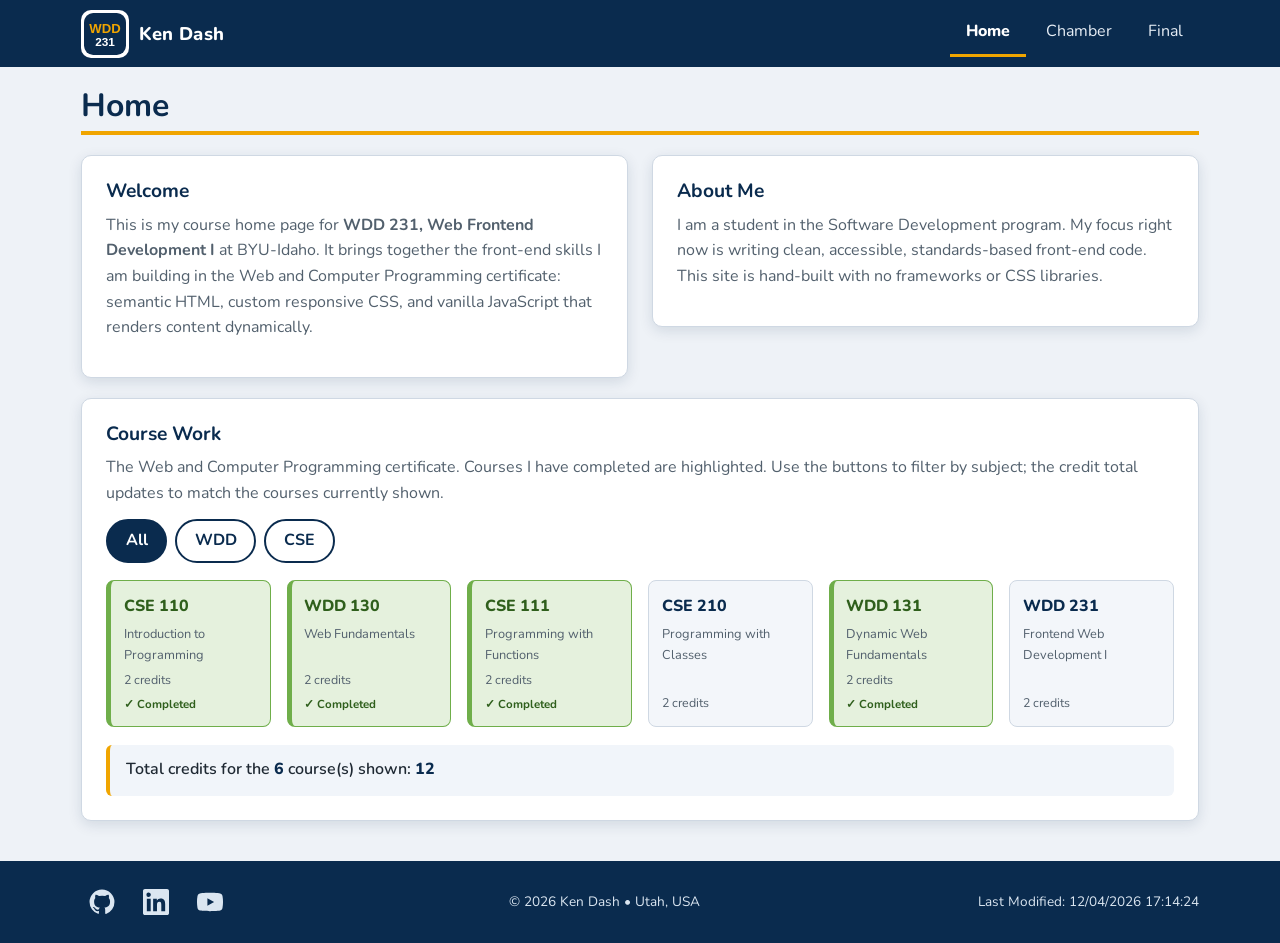
<file: index.html>
<!DOCTYPE html>
<html lang="en">
<head>
  <meta charset="UTF-8">
  <meta name="viewport" content="width=device-width, initial-scale=1.0">

  <title>WDD 231 | Course Home Page</title>
  <meta name="description" content="WDD 231 course home page: a dynamic, filterable list of Web and Computer Programming certificate courses with a live total of required credits.">
  <meta name="author" content="Ken Dash">
  <meta name="theme-color" content="#0a2b4e">

  <!-- Social / SEO -->
  <meta property="og:title" content="WDD 231 - Course Home Page">
  <meta property="og:description" content="Dynamic, filterable list of certificate courses with a live credit total.">
  <meta property="og:type" content="website">
  <meta property="og:image" content="https://kendevdash.github.io/wdd231/images/logo.svg">
  <meta property="og:url" content="https://kendevdash.github.io/wdd231/">

  <link rel="icon" href="images/logo.svg" type="image/svg+xml">

  <link rel="preconnect" href="https://fonts.googleapis.com">
  <link rel="preconnect" href="https://fonts.gstatic.com" crossorigin>
  <link rel="stylesheet" href="https://fonts.googleapis.com/css2?family=Nunito:wght@400;600;700;800&display=swap">

  <link rel="stylesheet" href="styles/normalize.css">
  <link rel="stylesheet" href="styles/small.css">
  <link rel="stylesheet" href="styles/larger.css">

  <script src="scripts/navigation.js" defer></script>
  <script src="scripts/date.js" defer></script>
  <script src="scripts/course.js" defer></script>
</head>
<body>
  <header class="site-header">
    <div class="header-inner">
      <div class="brand">
        <img src="images/logo.svg" alt="WDD 231 site logo" width="48" height="48">
        <span class="brand-name">Ken Dash</span>
      </div>

      <button id="menu-toggle" class="menu-toggle" aria-label="Open menu" aria-expanded="false" aria-controls="primary-nav">
        <span class="hamburger"></span>
      </button>

      <nav id="primary-nav" class="primary-nav" aria-label="Primary">
        <ul>
          <li><a href="index.html" class="active" aria-current="page">Home</a></li>
          <li><a href="chamber/">Chamber</a></li>
          <li><a href="final/">Final</a></li>
        </ul>
      </nav>
    </div>
  </header>

  <main>
    <h1>Home</h1>

    <section class="welcome" aria-labelledby="welcome-heading">
      <h2 id="welcome-heading">Welcome</h2>
      <p>
        This is my course home page for <strong>WDD 231, Web Frontend Development I</strong>
        at BYU-Idaho. It brings together the front-end skills I am building in the
        Web and Computer Programming certificate: semantic HTML, custom responsive CSS,
        and vanilla JavaScript that renders content dynamically.
      </p>
    </section>

    <section class="course-work" aria-labelledby="coursework-heading">
      <h2 id="coursework-heading">Course Work</h2>
      <p class="section-intro">
        The Web and Computer Programming certificate. Courses I have completed are
        highlighted. Use the buttons to filter by subject; the credit total updates
        to match the courses currently shown.
      </p>

      <div class="filter-bar" role="group" aria-label="Filter courses by subject">
        <button type="button" class="filter-btn active" data-filter="all" aria-pressed="true">All</button>
        <button type="button" class="filter-btn" data-filter="wdd" aria-pressed="false">WDD</button>
        <button type="button" class="filter-btn" data-filter="cse" aria-pressed="false">CSE</button>
      </div>

      <ul id="course-cards" class="course-cards" aria-live="polite"></ul>

      <p class="credit-total">
        Total credits for the <span id="course-count">0</span> course(s) shown:
        <span id="credit-count">0</span>
      </p>
    </section>

    <section class="about" aria-labelledby="about-heading">
      <h2 id="about-heading">About Me</h2>
      <p>
        I am a student in the Software Development program. My focus right now is
        writing clean, accessible, standards-based front-end code. This site is
        hand-built with no frameworks or CSS libraries.
      </p>
    </section>
  </main>

  <footer class="site-footer">
    <div class="footer-inner">
      <ul class="social" aria-label="Social media">
        <li>
          <a href="https://github.com/kendevdash" target="_blank" rel="noopener" aria-label="GitHub">
            <svg viewBox="0 0 24 24" width="26" height="26" aria-hidden="true" focusable="false">
              <path fill="currentColor" d="M12 .5A11.5 11.5 0 0 0 .5 12a11.5 11.5 0 0 0 7.86 10.92c.58.1.79-.25.79-.56v-2c-3.2.7-3.88-1.37-3.88-1.37-.53-1.34-1.3-1.7-1.3-1.7-1.06-.72.08-.71.08-.71 1.17.08 1.78 1.2 1.78 1.2 1.04 1.79 2.73 1.27 3.4.97.1-.76.4-1.27.73-1.56-2.56-.29-5.26-1.28-5.26-5.7 0-1.26.45-2.29 1.19-3.1-.12-.29-.52-1.46.11-3.05 0 0 .97-.31 3.18 1.18a11 11 0 0 1 5.79 0c2.2-1.49 3.17-1.18 3.17-1.18.63 1.59.23 2.76.11 3.05.74.81 1.19 1.84 1.19 3.1 0 4.43-2.7 5.4-5.28 5.69.41.36.78 1.06.78 2.14v3.17c0 .31.21.67.8.56A11.5 11.5 0 0 0 23.5 12 11.5 11.5 0 0 0 12 .5Z"/>
            </svg>
          </a>
        </li>
        <li>
          <a href="https://www.linkedin.com/in/yourprofile" target="_blank" rel="noopener" aria-label="LinkedIn">
            <svg viewBox="0 0 24 24" width="26" height="26" aria-hidden="true" focusable="false">
              <path fill="currentColor" d="M20.45 20.45h-3.56v-5.57c0-1.33-.03-3.04-1.85-3.04-1.85 0-2.13 1.45-2.13 2.94v5.67H9.35V9h3.42v1.56h.05a3.75 3.75 0 0 1 3.37-1.85c3.6 0 4.27 2.37 4.27 5.46v6.28ZM5.34 7.43a2.07 2.07 0 1 1 0-4.13 2.07 2.07 0 0 1 0 4.13ZM7.12 20.45H3.55V9h3.57v11.45ZM22.23 0H1.77C.79 0 0 .77 0 1.72v20.56C0 23.23.79 24 1.77 24h20.46c.98 0 1.77-.77 1.77-1.72V1.72C24 .77 23.21 0 22.23 0Z"/>
            </svg>
          </a>
        </li>
        <li>
          <a href="https://www.youtube.com/@yourchannel" target="_blank" rel="noopener" aria-label="YouTube">
            <svg viewBox="0 0 24 24" width="26" height="26" aria-hidden="true" focusable="false">
              <path fill="currentColor" d="M23.5 6.2a3 3 0 0 0-2.12-2.12C19.5 3.5 12 3.5 12 3.5s-7.5 0-9.38.58A3 3 0 0 0 .5 6.2 31.3 31.3 0 0 0 0 12a31.3 31.3 0 0 0 .5 5.8 3 3 0 0 0 2.12 2.12C4.5 20.5 12 20.5 12 20.5s7.5 0 9.38-.58a3 3 0 0 0 2.12-2.12A31.3 31.3 0 0 0 24 12a31.3 31.3 0 0 0-.5-5.8ZM9.6 15.5v-7l6.2 3.5-6.2 3.5Z"/>
            </svg>
          </a>
        </li>
      </ul>

      <p class="copyright">
        &copy; <span id="year"></span> Ken Dash &bull; Utah, USA
      </p>

      <p id="lastModified">Last Modified: </p>
    </div>
  </footer>
</body>
</html>
</file>
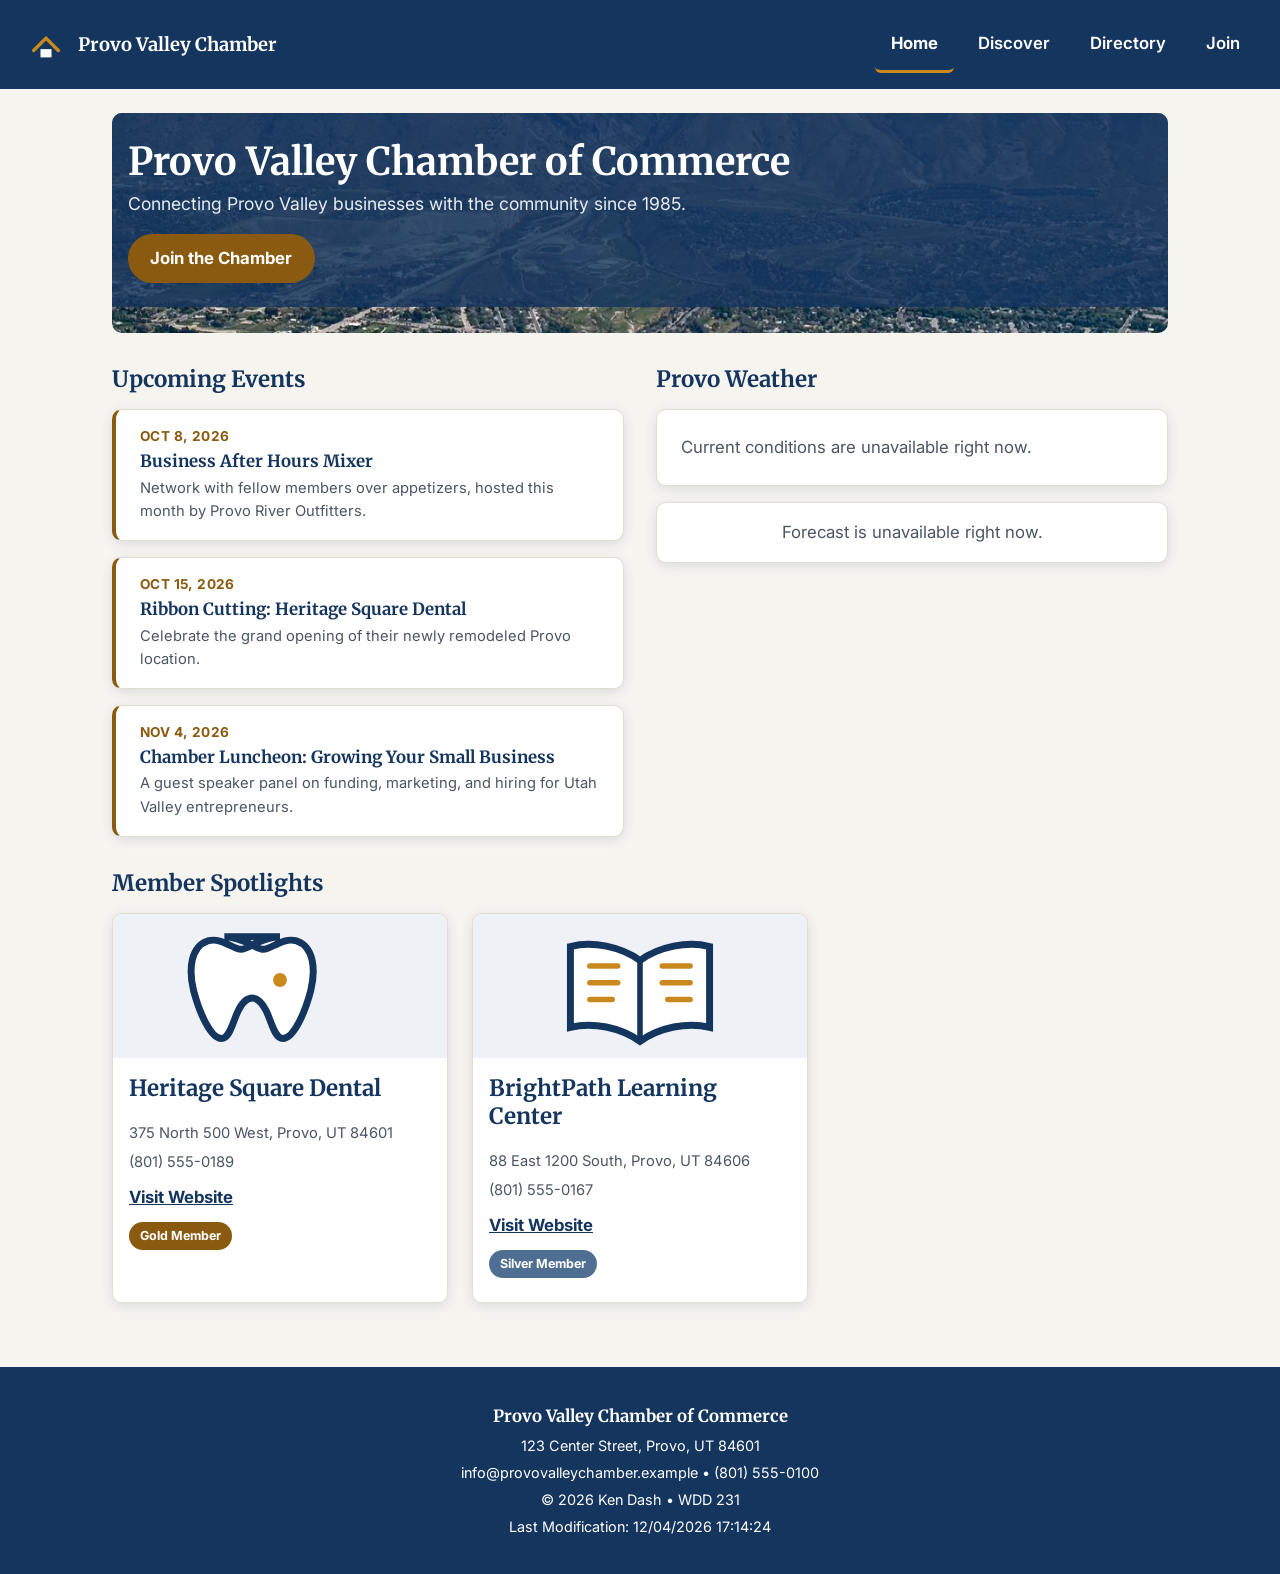
<file: chamber/index.html>
<!DOCTYPE html>
<html lang="en">
<head>
  <meta charset="UTF-8">
  <meta name="viewport" content="width=device-width, initial-scale=1.0">

  <title>Provo Valley Chamber of Commerce | Home</title>
  <meta name="description" content="Provo Valley Chamber of Commerce home page: upcoming events, local weather, and spotlights on our member businesses in Provo, Utah.">
  <meta name="author" content="Ken Dash">

  <meta property="og:title" content="Provo Valley Chamber of Commerce">
  <meta property="og:description" content="Connecting Provo Valley businesses with the community: events, weather, and member spotlights.">
  <meta property="og:type" content="website">
  <meta property="og:image" content="https://kendevdash.github.io/wdd231/chamber/images/og-image.svg">
  <meta property="og:image:type" content="image/svg+xml">
  <meta property="og:url" content="https://kendevdash.github.io/wdd231/chamber/index.html">

  <link rel="icon" href="images/favicon.svg" type="image/svg+xml">

  <link rel="preconnect" href="https://fonts.googleapis.com">
  <link rel="preconnect" href="https://fonts.gstatic.com" crossorigin>
  <!-- Loaded non-blocking: swap to the real stylesheet once fetched instead
       of holding up first render on a request to fonts.googleapis.com. -->
  <link rel="preload" as="style" href="https://fonts.googleapis.com/css2?family=Merriweather:wght@700;900&family=Inter:wght@400;600;700&display=swap">
  <link
    rel="stylesheet"
    href="https://fonts.googleapis.com/css2?family=Merriweather:wght@700;900&family=Inter:wght@400;600;700&display=swap"
    media="print" onload="this.media='all'">
  <noscript><link rel="stylesheet" href="https://fonts.googleapis.com/css2?family=Merriweather:wght@700;900&family=Inter:wght@400;600;700&display=swap"></noscript>

  <link rel="stylesheet" href="styles/normalize.css">
  <link rel="stylesheet" href="styles/small.css">
  <link rel="stylesheet" href="styles/larger.css">

  <script src="scripts/home.js" defer></script>
</head>
<body>
  <header>
    <div class="header-bar">
      <div class="brand">
        <img src="images/favicon.svg" alt="Provo Valley Chamber of Commerce logo" width="44" height="44">
        <span class="brand-name">Provo Valley Chamber</span>
      </div>
      <button id="menu-button" aria-label="Open menu" aria-expanded="false" aria-controls="primary-nav">&#9776;</button>
    </div>
    <nav id="primary-nav">
      <a href="index.html" class="active" aria-current="page">Home</a>
      <a href="discover.html">Discover</a>
      <a href="directory.html">Directory</a>
      <a href="join.html">Join</a>
    </nav>
  </header>

  <main>
    <section class="hero">
      <img
        src="images/hero-large.webp"
        srcset="images/hero-small.webp 700w, images/hero-large.webp 1200w"
        sizes="100vw"
        alt="Aerial view of the Provo Canyon entrance and the Wasatch mountains above Provo, Utah"
        width="1200" height="480"
        loading="eager">
      <div class="hero-overlay">
        <h1>Provo Valley Chamber of Commerce</h1>
        <p>Connecting Provo Valley businesses with the community since 1985.</p>
        <a class="cta-button" href="join.html">Join the Chamber</a>
      </div>
    </section>

    <div class="info-columns">
      <section class="events" aria-labelledby="events-heading">
        <h2 id="events-heading">Upcoming Events</h2>
        <ul class="event-list">
          <li class="event-card">
            <p class="event-date">Oct 8, 2026</p>
            <h3>Business After Hours Mixer</h3>
            <p>Network with fellow members over appetizers, hosted this month by Provo River Outfitters.</p>
          </li>
          <li class="event-card">
            <p class="event-date">Oct 15, 2026</p>
            <h3>Ribbon Cutting: Heritage Square Dental</h3>
            <p>Celebrate the grand opening of their newly remodeled Provo location.</p>
          </li>
          <li class="event-card">
            <p class="event-date">Nov 4, 2026</p>
            <h3>Chamber Luncheon: Growing Your Small Business</h3>
            <p>A guest speaker panel on funding, marketing, and hiring for Utah Valley entrepreneurs.</p>
          </li>
        </ul>
      </section>

      <section class="weather" aria-labelledby="weather-heading">
        <h2 id="weather-heading">Provo Weather</h2>
        <div class="weather-now" id="weather-now">
          <p class="loading">Loading current conditions&hellip;</p>
        </div>
        <div class="forecast" id="forecast" role="group" aria-label="Three day forecast">
          <p class="loading">Loading forecast&hellip;</p>
        </div>
      </section>
    </div>

    <section class="spotlights" aria-labelledby="spotlights-heading">
      <h2 id="spotlights-heading">Member Spotlights</h2>
      <div class="card-grid grid" id="spotlights" aria-live="polite">
        <p class="loading">Loading member spotlights&hellip;</p>
      </div>
    </section>
  </main>

  <footer>
    <p class="chamber-name">Provo Valley Chamber of Commerce</p>
    <p>123 Center Street, Provo, UT 84601</p>
    <p>info@provovalleychamber.example &bull; (801) 555-0100</p>
    <p>&copy; <span id="currentyear"></span> Ken Dash &bull; WDD 231</p>
    <p id="lastModified"></p>
  </footer>
</body>
</html>
</file>
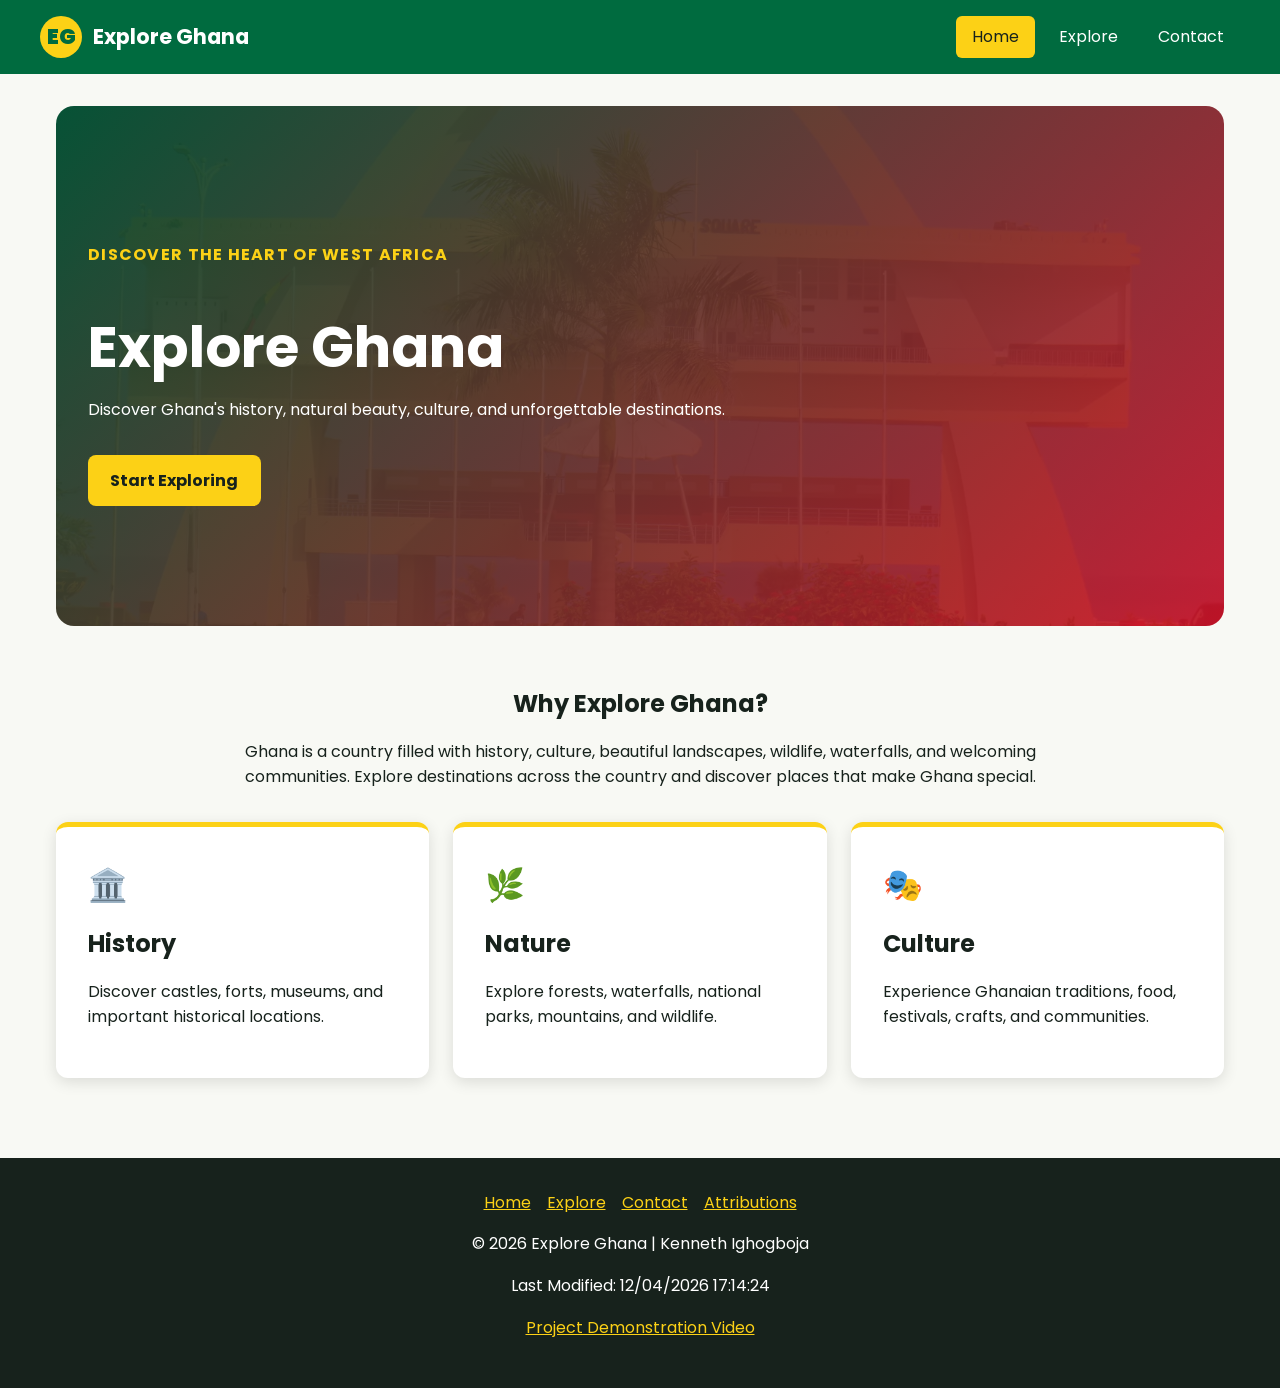
<file: final/index.html>
<!DOCTYPE html>
<html lang="en">
<head>
  <meta charset="UTF-8">
  <meta name="viewport" content="width=device-width, initial-scale=1.0">

  <title>Explore Ghana | Discover Ghana</title>

  <meta name="description" content="Explore Ghana's historic castles, national parks, waterfalls, and culture. Plan your trip with our guide to 15+ attractions across the country.">
  <meta name="author" content="Kenneth Ighogboja">

  <meta property="og:title" content="Explore Ghana | Discover Ghana">
  <meta property="og:description" content="Discover beautiful places, historic sites, culture, and natural attractions across Ghana.">
  <meta property="og:type" content="website">
  <meta property="og:image" content="https://kendevdash.github.io/wdd231/final/images/ghana-hero.webp">
  <meta property="og:image:type" content="image/webp">
  <meta property="og:url" content="https://kendevdash.github.io/wdd231/final/index.html">

  <link rel="icon" href="images/favicon.svg" type="image/svg+xml">

  <link rel="preconnect" href="https://fonts.googleapis.com">
  <link rel="preconnect" href="https://fonts.gstatic.com" crossorigin>
  <link rel="preload" as="style" href="https://fonts.googleapis.com/css2?family=Poppins:wght@400;600;700;800&display=swap">
  <link
    rel="stylesheet"
    href="https://fonts.googleapis.com/css2?family=Poppins:wght@400;600;700;800&display=swap"
    media="print" onload="this.media='all'">
  <noscript><link rel="stylesheet" href="https://fonts.googleapis.com/css2?family=Poppins:wght@400;600;700;800&display=swap"></noscript>

  <link rel="stylesheet" href="styles/base.css">
  <link rel="stylesheet" href="styles/home.css">

  <script type="module" src="scripts/home.js"></script>
</head>

<body>

  <a class="skip-link" href="#main-content">Skip to main content</a>

  <header>
    <div class="header-inner">

      <a class="logo" href="index.html">
        <span class="logo-mark" aria-hidden="true">EG</span>
        <span>Explore Ghana</span>
      </a>

      <button
        id="menu-button"
        class="menu-button"
        type="button"
        aria-label="Open navigation menu"
        aria-expanded="false"
        aria-controls="navigation"
      >☰</button>

      <nav id="navigation" class="navigation" aria-label="Primary">
        <ul>
          <li><a class="active" href="index.html" aria-current="page">Home</a></li>
          <li><a href="explore.html">Explore</a></li>
          <li><a href="contact.html">Contact</a></li>
        </ul>
      </nav>

    </div>
  </header>

  <main id="main-content">

    <section class="hero">
      <div class="hero-content">
        <p class="eyebrow">Discover the heart of West Africa</p>
        <h1>Explore Ghana</h1>
        <p>Discover Ghana's history, natural beauty, culture, and unforgettable destinations.</p>
        <a class="primary-button" href="explore.html">Start Exploring</a>
      </div>
    </section>

    <section class="welcome-section">
      <h2>Why Explore Ghana?</h2>
      <p>
        Ghana is a country filled with history, culture, beautiful landscapes, wildlife, waterfalls,
        and welcoming communities. Explore destinations across the country and discover places that
        make Ghana special.
      </p>
    </section>

    <div class="highlights">
      <article>
        <span class="highlight-icon" aria-hidden="true">🏛️</span>
        <h2>History</h2>
        <p>Discover castles, forts, museums, and important historical locations.</p>
      </article>

      <article>
        <span class="highlight-icon" aria-hidden="true">🌿</span>
        <h2>Nature</h2>
        <p>Explore forests, waterfalls, national parks, mountains, and wildlife.</p>
      </article>

      <article>
        <span class="highlight-icon" aria-hidden="true">🎭</span>
        <h2>Culture</h2>
        <p>Experience Ghanaian traditions, food, festivals, crafts, and communities.</p>
      </article>
    </div>

  </main>

  <footer>
    <div class="footer-links">
      <a href="index.html">Home</a>
      <a href="explore.html">Explore</a>
      <a href="contact.html">Contact</a>
      <a href="attributions.html">Attributions</a>
    </div>

    <p>&copy; <span id="current-year"></span> Explore Ghana | Kenneth Ighogboja</p>
    <p>Last Modified: <span id="last-modified"></span></p>
    <p><a href="https://youtube.com/" target="_blank" rel="noopener">Project Demonstration Video</a></p>
  </footer>

</body>
</html>
</file>
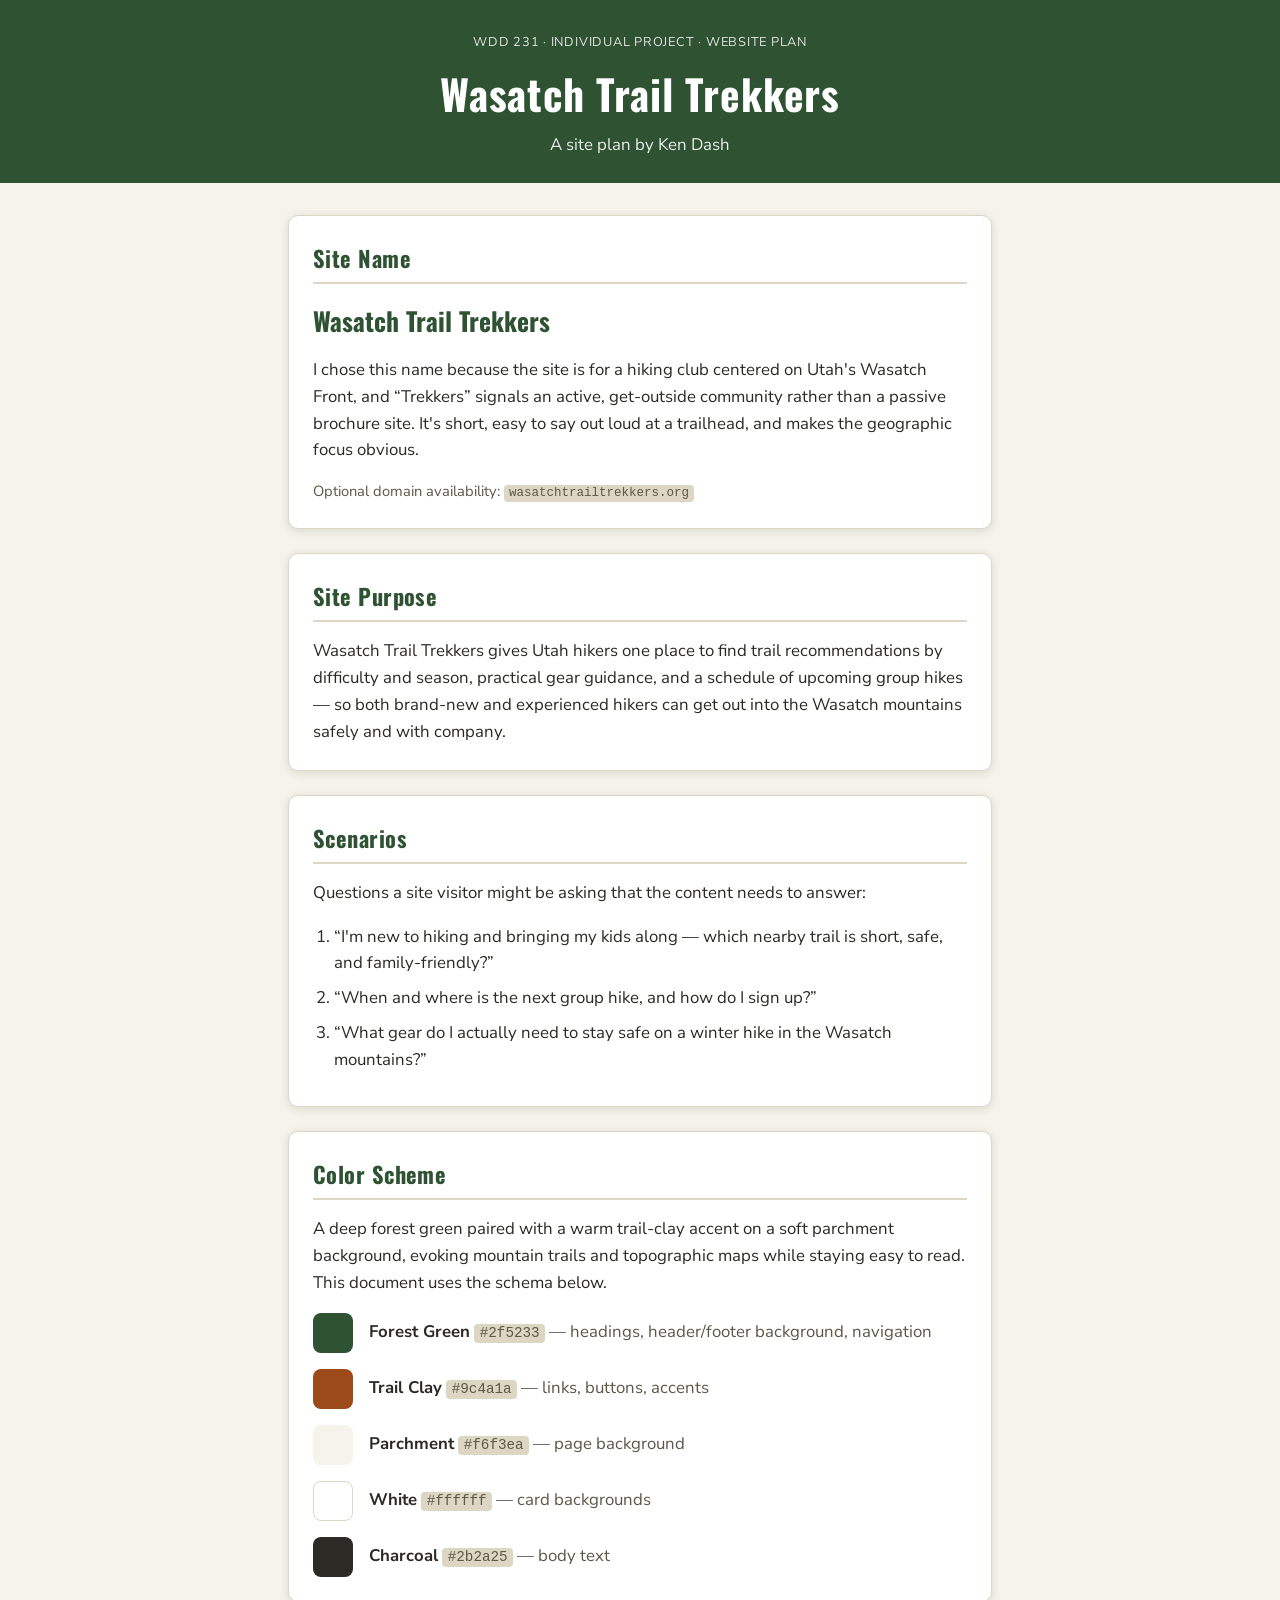
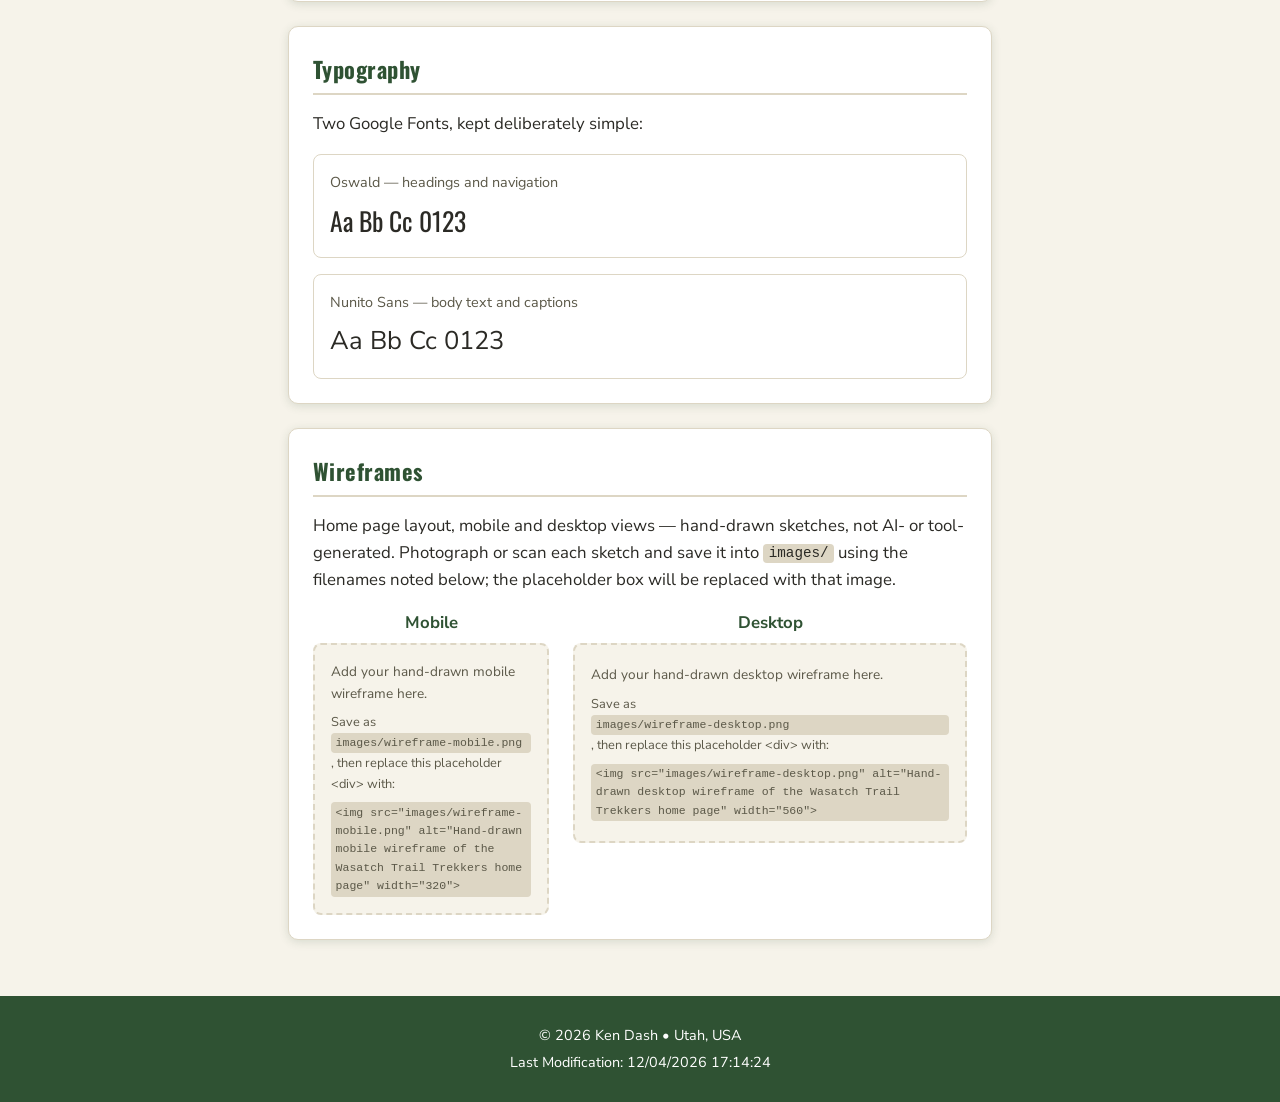
<file: siteplan.html>
<!DOCTYPE html>
<html lang="en">
<head>
  <meta charset="UTF-8">
  <meta name="viewport" content="width=device-width, initial-scale=1.0">

  <title>Website Plan: Wasatch Trail Trekkers &ndash; WDD 231 &ndash; Ken Dash</title>
  <meta name="description" content="WDD 231 individual project site plan for Wasatch Trail Trekkers, a Utah hiking club site, by Ken Dash: site purpose, scenarios, color schema, typography, and wireframes.">
  <meta name="author" content="Ken Dash">

  <link rel="preconnect" href="https://fonts.googleapis.com">
  <link rel="preconnect" href="https://fonts.gstatic.com" crossorigin>
  <!-- Loaded non-blocking so the font request doesn't hold up first paint. -->
  <link rel="preload" as="style" href="https://fonts.googleapis.com/css2?family=Oswald:wght@500;700&family=Nunito+Sans:wght@400;600;700&display=swap">
  <link
    rel="stylesheet"
    href="https://fonts.googleapis.com/css2?family=Oswald:wght@500;700&family=Nunito+Sans:wght@400;600;700&display=swap"
    media="print" onload="this.media='all'">
  <noscript><link rel="stylesheet" href="https://fonts.googleapis.com/css2?family=Oswald:wght@500;700&family=Nunito+Sans:wght@400;600;700&display=swap"></noscript>

  <link rel="stylesheet" href="styles/siteplan.css">
  <script src="scripts/siteplan.js" defer></script>
</head>
<body>
  <header>
    <p class="eyebrow">WDD 231 &middot; Individual Project &middot; Website Plan</p>
    <h1>Wasatch Trail Trekkers</h1>
    <p class="tagline">A site plan by Ken Dash</p>
  </header>

  <main>
    <section id="site-name" aria-labelledby="site-name-heading">
      <h2 id="site-name-heading">Site Name</h2>
      <p class="site-name-display">Wasatch Trail Trekkers</p>
      <p>
        I chose this name because the site is for a hiking club centered on Utah's Wasatch
        Front, and &ldquo;Trekkers&rdquo; signals an active, get-outside community rather than
        a passive brochure site. It's short, easy to say out loud at a trailhead, and makes the
        geographic focus obvious.
      </p>
      <p class="domain-note">Optional domain availability: <code>wasatchtrailtrekkers.org</code></p>
    </section>

    <section id="site-purpose" aria-labelledby="purpose-heading">
      <h2 id="purpose-heading">Site Purpose</h2>
      <p>
        Wasatch Trail Trekkers gives Utah hikers one place to find trail recommendations by
        difficulty and season, practical gear guidance, and a schedule of upcoming group hikes
        &mdash; so both brand-new and experienced hikers can get out into the Wasatch mountains
        safely and with company.
      </p>
    </section>

    <section id="scenarios" aria-labelledby="scenarios-heading">
      <h2 id="scenarios-heading">Scenarios</h2>
      <p>Questions a site visitor might be asking that the content needs to answer:</p>
      <ol>
        <li>&ldquo;I'm new to hiking and bringing my kids along &mdash; which nearby trail is short, safe, and family-friendly?&rdquo;</li>
        <li>&ldquo;When and where is the next group hike, and how do I sign up?&rdquo;</li>
        <li>&ldquo;What gear do I actually need to stay safe on a winter hike in the Wasatch mountains?&rdquo;</li>
      </ol>
    </section>

    <section id="color-schema" aria-labelledby="color-heading">
      <h2 id="color-heading">Color Scheme</h2>
      <p>
        A deep forest green paired with a warm trail-clay accent on a soft parchment
        background, evoking mountain trails and topographic maps while staying easy to read.
        This document uses the schema below.
      </p>
      <ul class="swatches">
        <li>
          <span class="swatch swatch-primary"></span>
          <span class="swatch-label"><strong>Forest Green</strong> <code>#2f5233</code> &mdash; headings, header/footer background, navigation</span>
        </li>
        <li>
          <span class="swatch swatch-accent"></span>
          <span class="swatch-label"><strong>Trail Clay</strong> <code>#9c4a1a</code> &mdash; links, buttons, accents</span>
        </li>
        <li>
          <span class="swatch swatch-bg"></span>
          <span class="swatch-label"><strong>Parchment</strong> <code>#f6f3ea</code> &mdash; page background</span>
        </li>
        <li>
          <span class="swatch swatch-surface swatch-bordered"></span>
          <span class="swatch-label"><strong>White</strong> <code>#ffffff</code> &mdash; card backgrounds</span>
        </li>
        <li>
          <span class="swatch swatch-ink"></span>
          <span class="swatch-label"><strong>Charcoal</strong> <code>#2b2a25</code> &mdash; body text</span>
        </li>
      </ul>
    </section>

    <section id="typography" aria-labelledby="typography-heading">
      <h2 id="typography-heading">Typography</h2>
      <p>Two Google Fonts, kept deliberately simple:</p>
      <p class="font-sample font-sample-heading">
        Oswald &mdash; headings and navigation
        <span>Aa Bb Cc 0123</span>
      </p>
      <p class="font-sample font-sample-body">
        Nunito Sans &mdash; body text and captions
        <span>Aa Bb Cc 0123</span>
      </p>
    </section>

    <section id="wireframes" aria-labelledby="wireframes-heading">
      <h2 id="wireframes-heading">Wireframes</h2>
      <p>
        Home page layout, mobile and desktop views &mdash; hand-drawn sketches, not
        AI- or tool-generated. Photograph or scan each sketch and save it into
        <code>images/</code> using the filenames noted below; the placeholder box will be
        replaced with that image.
      </p>

      <div class="wireframes">
        <figure>
          <figcaption>Mobile</figcaption>
          <div class="wireframe-placeholder">
            <p>Add your hand-drawn mobile wireframe here.</p>
            <p class="filename">Save as <code>images/wireframe-mobile.png</code>, then replace this placeholder &lt;div&gt; with:</p>
            <code>&lt;img src="images/wireframe-mobile.png" alt="Hand-drawn mobile wireframe of the Wasatch Trail Trekkers home page" width="320"&gt;</code>
          </div>
        </figure>

        <figure>
          <figcaption>Desktop</figcaption>
          <div class="wireframe-placeholder wireframe-placeholder-wide">
            <p>Add your hand-drawn desktop wireframe here.</p>
            <p class="filename">Save as <code>images/wireframe-desktop.png</code>, then replace this placeholder &lt;div&gt; with:</p>
            <code>&lt;img src="images/wireframe-desktop.png" alt="Hand-drawn desktop wireframe of the Wasatch Trail Trekkers home page" width="560"&gt;</code>
          </div>
        </figure>
      </div>
    </section>
  </main>

  <footer>
    <p>&copy; <span id="currentyear"></span> Ken Dash &bull; Utah, USA</p>
    <p id="lastModified"></p>
  </footer>
</body>
</html>
</file>
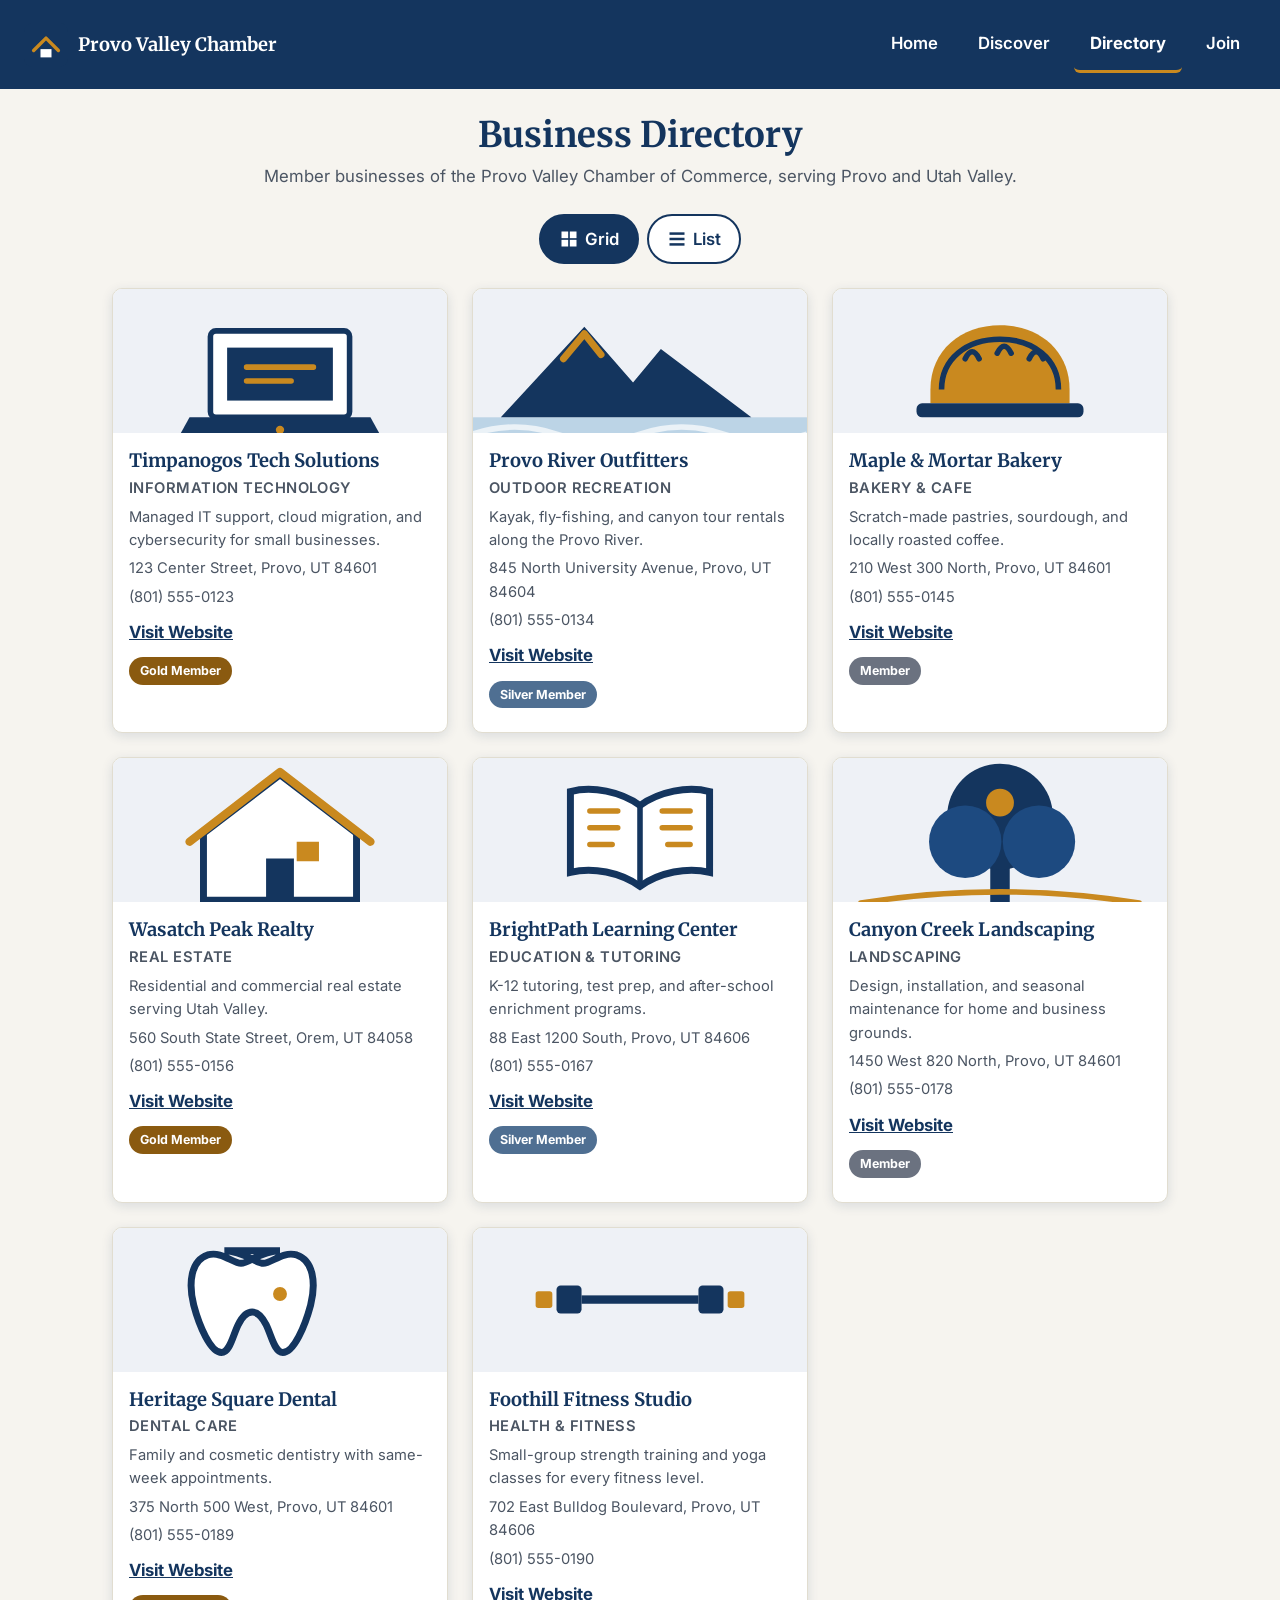
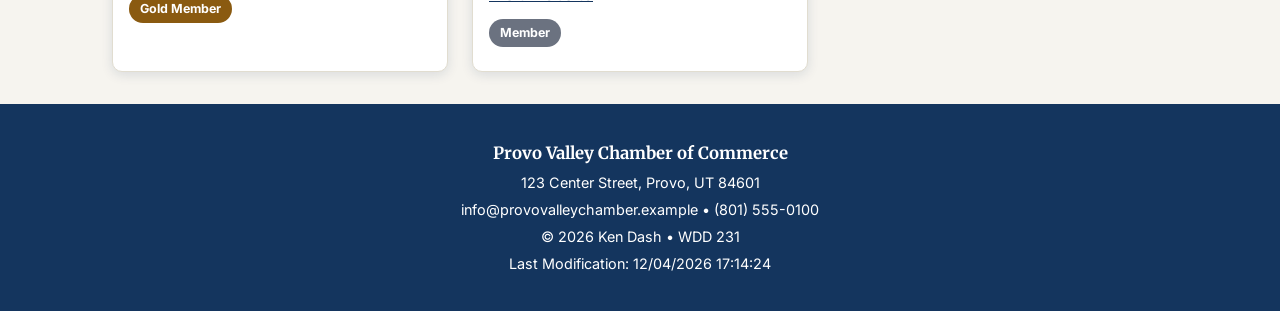
<file: chamber/directory.html>
<!DOCTYPE html>
<html lang="en">
<head>
  <meta charset="UTF-8">
  <meta name="viewport" content="width=device-width, initial-scale=1.0">

  <title>Provo Valley Chamber of Commerce | Directory</title>
  <meta name="description" content="Business directory for the Provo Valley Chamber of Commerce: browse member businesses, contact details, and membership level in grid or list view.">
  <meta name="author" content="Ken Dash">

  <meta property="og:title" content="Provo Valley Chamber of Commerce">
  <meta property="og:description" content="Discover member businesses and services in Provo, Utah.">
  <meta property="og:type" content="website">
  <meta property="og:image" content="https://kendevdash.github.io/wdd231/chamber/images/og-image.svg">
  <meta property="og:image:type" content="image/svg+xml">
  <meta property="og:url" content="https://kendevdash.github.io/wdd231/chamber/directory.html">

  <link rel="icon" href="images/favicon.svg" type="image/svg+xml">

  <link rel="preconnect" href="https://fonts.googleapis.com">
  <link rel="preconnect" href="https://fonts.gstatic.com" crossorigin>
  <!-- Loaded non-blocking: swap to the real stylesheet once fetched instead
       of holding up first render on a request to fonts.googleapis.com. -->
  <link rel="preload" as="style" href="https://fonts.googleapis.com/css2?family=Merriweather:wght@700;900&family=Inter:wght@400;600;700&display=swap">
  <link
    rel="stylesheet"
    href="https://fonts.googleapis.com/css2?family=Merriweather:wght@700;900&family=Inter:wght@400;600;700&display=swap"
    media="print" onload="this.media='all'">
  <noscript><link rel="stylesheet" href="https://fonts.googleapis.com/css2?family=Merriweather:wght@700;900&family=Inter:wght@400;600;700&display=swap"></noscript>

  <link rel="stylesheet" href="styles/normalize.css">
  <link rel="stylesheet" href="styles/small.css">
  <link rel="stylesheet" href="styles/larger.css">

  <script src="scripts/directory.js" defer></script>
</head>
<body>
  <header>
    <div class="header-bar">
      <div class="brand">
        <img src="images/favicon.svg" alt="Provo Valley Chamber of Commerce logo" width="44" height="44">
        <span class="brand-name">Provo Valley Chamber</span>
      </div>
      <button id="menu-button" aria-label="Open menu" aria-expanded="false" aria-controls="primary-nav">&#9776;</button>
    </div>
    <nav id="primary-nav">
      <a href="index.html">Home</a>
      <a href="discover.html">Discover</a>
      <a href="directory.html" class="active" aria-current="page">Directory</a>
      <a href="join.html">Join</a>
    </nav>
  </header>

  <main>
    <h1>Business Directory</h1>
    <p class="lead">Member businesses of the Provo Valley Chamber of Commerce, serving Provo and Utah Valley.</p>

    <div class="view-buttons" role="group" aria-label="Change directory view">
      <button id="grid" aria-pressed="true" aria-label="Grid view">
        <svg viewBox="0 0 24 24" width="20" height="20" aria-hidden="true"><rect x="3" y="3" width="8" height="8"/><rect x="13" y="3" width="8" height="8"/><rect x="3" y="13" width="8" height="8"/><rect x="13" y="13" width="8" height="8"/></svg>
        Grid
      </button>
      <button id="list" aria-pressed="false" aria-label="List view">
        <svg viewBox="0 0 24 24" width="20" height="20" aria-hidden="true"><rect x="3" y="4" width="18" height="3"/><rect x="3" y="10.5" width="18" height="3"/><rect x="3" y="17" width="18" height="3"/></svg>
        List
      </button>
    </div>

    <section id="members" class="card-grid grid" aria-live="polite">
      <p class="loading">Loading member directory&hellip;</p>
    </section>
  </main>

  <footer>
    <p class="chamber-name">Provo Valley Chamber of Commerce</p>
    <p>123 Center Street, Provo, UT 84601</p>
    <p>info@provovalleychamber.example &bull; (801) 555-0100</p>
    <p>&copy; <span id="currentyear"></span> Ken Dash &bull; WDD 231</p>
    <p id="lastModified"></p>
  </footer>
</body>
</html>
</file>
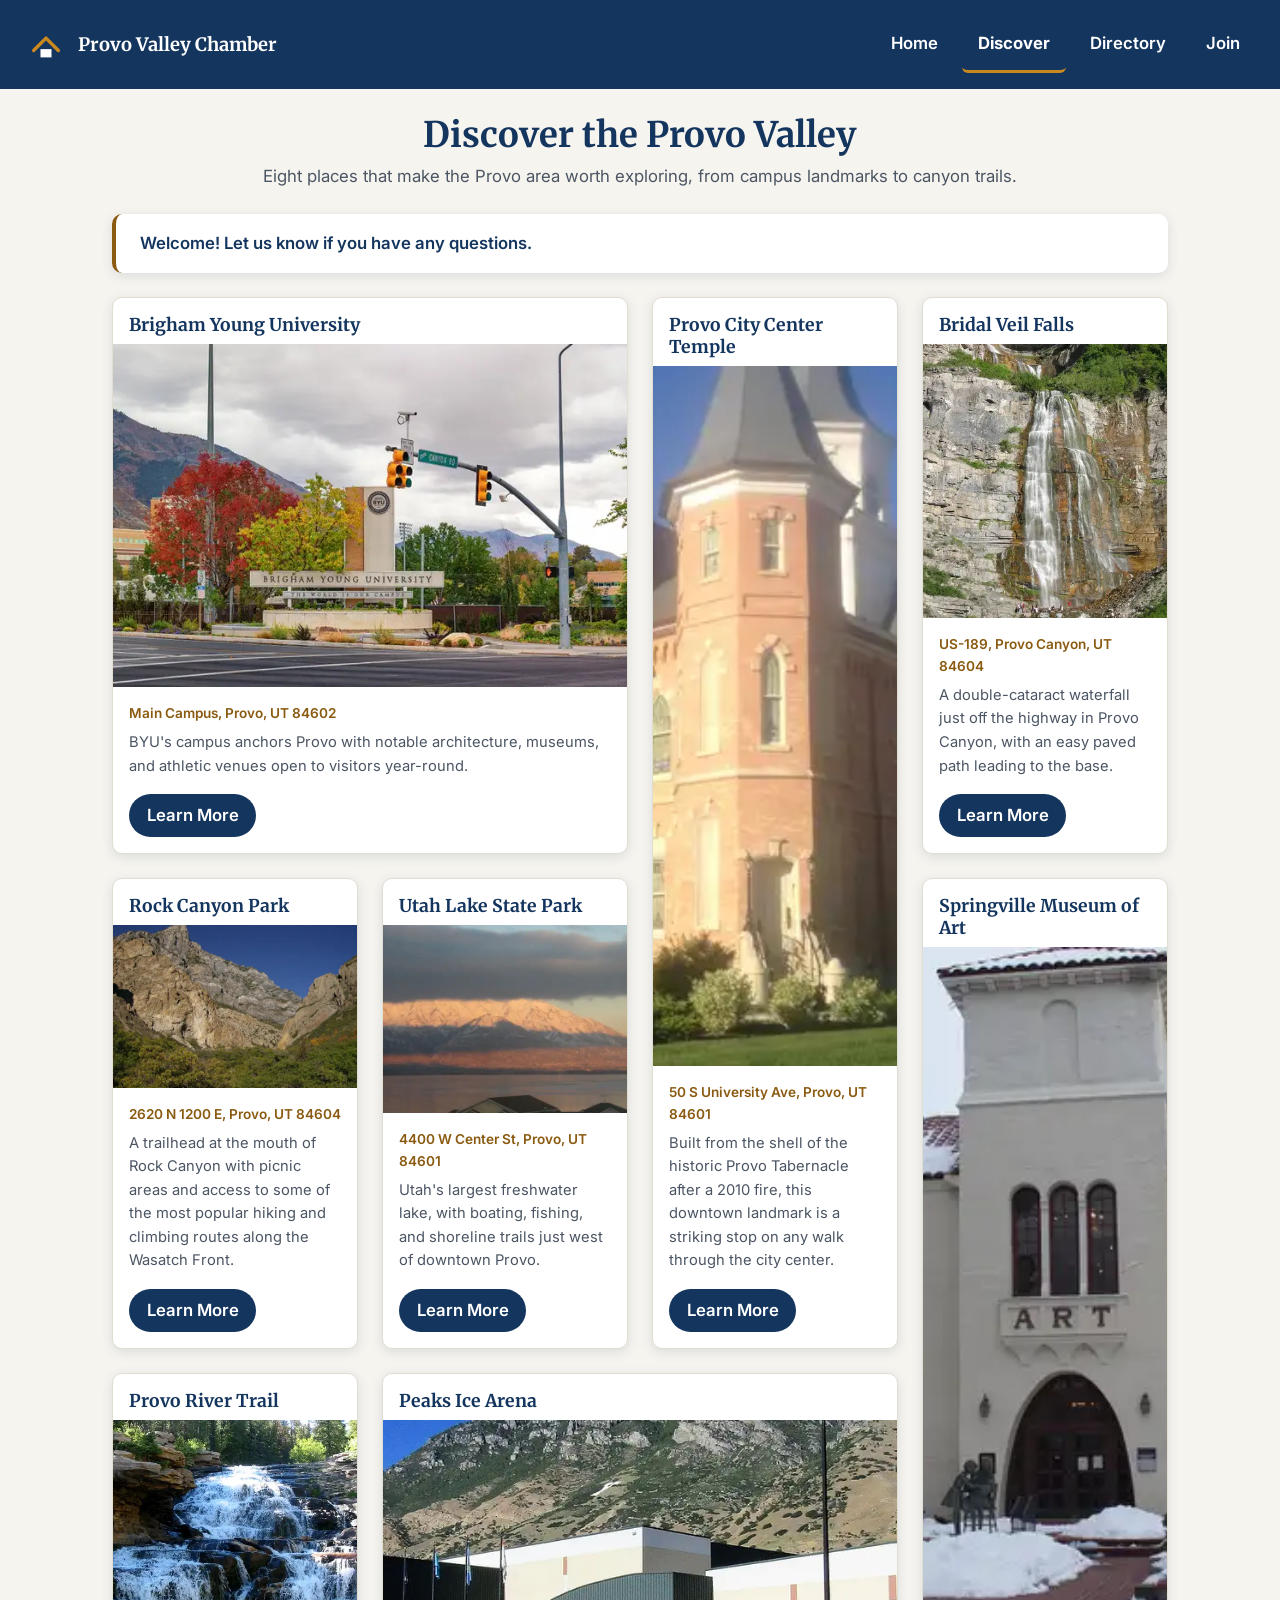
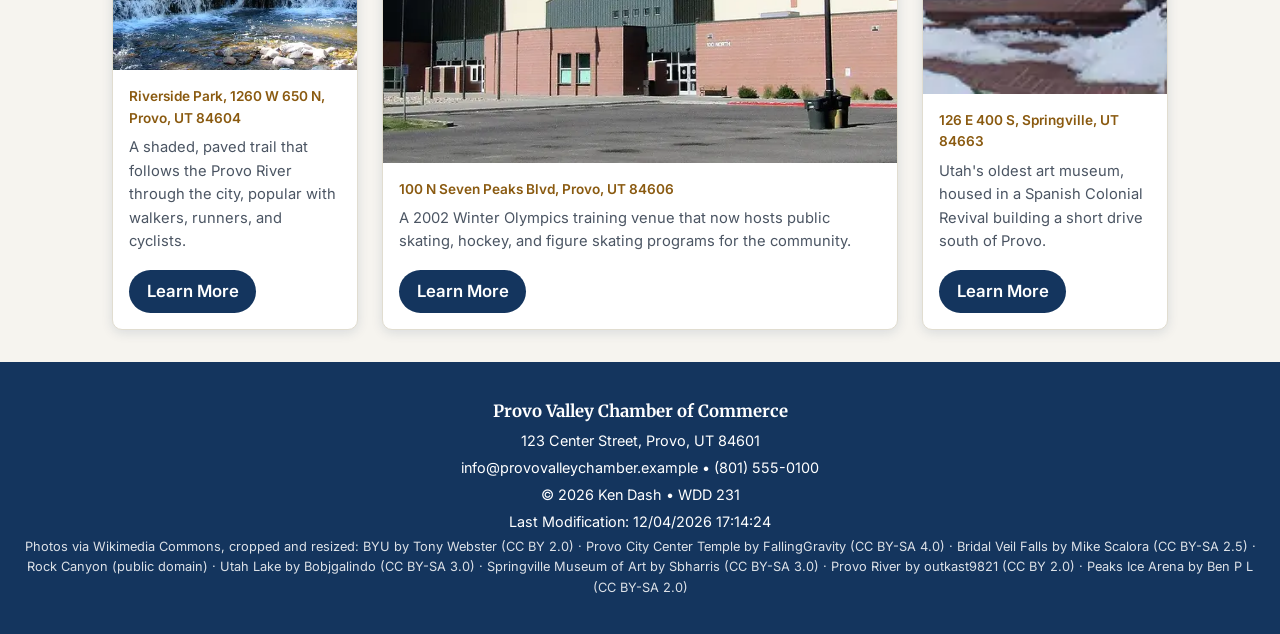
<file: chamber/discover.html>
<!DOCTYPE html>
<html lang="en">
<head>
  <meta charset="UTF-8">
  <meta name="viewport" content="width=device-width, initial-scale=1.0">

  <title>Provo Valley Chamber of Commerce | Discover</title>
  <meta name="description" content="Discover eight places worth visiting in the Provo, Utah area, from BYU campus to Bridal Veil Falls.">
  <meta name="author" content="Ken Dash">

  <meta property="og:title" content="Discover Provo | Provo Valley Chamber of Commerce">
  <meta property="og:description" content="Eight places worth visiting in the Provo Valley, Utah area.">
  <meta property="og:type" content="website">
  <meta property="og:image" content="https://kendevdash.github.io/wdd231/chamber/images/og-image.svg">
  <meta property="og:image:type" content="image/svg+xml">
  <meta property="og:url" content="https://kendevdash.github.io/wdd231/chamber/discover.html">

  <link rel="icon" href="images/favicon.svg" type="image/svg+xml">

  <link rel="preconnect" href="https://fonts.googleapis.com">
  <link rel="preconnect" href="https://fonts.gstatic.com" crossorigin>
  <!-- Loaded non-blocking so the font request doesn't hold up first paint. -->
  <link rel="preload" as="style" href="https://fonts.googleapis.com/css2?family=Merriweather:wght@700;900&family=Inter:wght@400;600;700&display=swap">
  <link
    rel="stylesheet"
    href="https://fonts.googleapis.com/css2?family=Merriweather:wght@700;900&family=Inter:wght@400;600;700&display=swap"
    media="print" onload="this.media='all'">
  <noscript><link rel="stylesheet" href="https://fonts.googleapis.com/css2?family=Merriweather:wght@700;900&family=Inter:wght@400;600;700&display=swap"></noscript>

  <link rel="stylesheet" href="styles/normalize.css">
  <link rel="stylesheet" href="styles/small.css">
  <link rel="stylesheet" href="styles/larger.css">
  <link rel="stylesheet" href="styles/discover.css">

  <script type="module" src="scripts/discover.js"></script>
</head>
<body>
  <header>
    <div class="header-bar">
      <div class="brand">
        <img src="images/favicon.svg" alt="Provo Valley Chamber of Commerce logo" width="44" height="44">
        <span class="brand-name">Provo Valley Chamber</span>
      </div>
      <button id="menu-button" aria-label="Open menu" aria-expanded="false" aria-controls="primary-nav">&#9776;</button>
    </div>
    <nav id="primary-nav">
      <a href="index.html">Home</a>
      <a href="discover.html" class="active" aria-current="page">Discover</a>
      <a href="directory.html">Directory</a>
      <a href="join.html">Join</a>
    </nav>
  </header>

  <main>
    <h1>Discover the Provo Valley</h1>
    <p class="lead">Eight places that make the Provo area worth exploring, from campus landmarks to canyon trails.</p>

    <div id="visit-message" class="visit-message" aria-live="polite"></div>

    <section id="discover-grid" class="discover-grid" aria-label="Places of interest">
      <p class="loading">Loading places to discover&hellip;</p>
    </section>
  </main>

  <footer>
    <p class="chamber-name">Provo Valley Chamber of Commerce</p>
    <p>123 Center Street, Provo, UT 84601</p>
    <p>info@provovalleychamber.example &bull; (801) 555-0100</p>
    <p>&copy; <span id="currentyear"></span> Ken Dash &bull; WDD 231</p>
    <p id="lastModified"></p>
    <p class="credits">
      Photos via Wikimedia Commons, cropped and resized:
      <a href="https://commons.wikimedia.org/wiki/File:Brigham_Young_University_Campus_-_BYU_-_Provo_-_Utah_in_Autumn.jpg">BYU</a> by Tony Webster (<a href="https://creativecommons.org/licenses/by/2.0/">CC BY 2.0</a>) &middot;
      <a href="https://commons.wikimedia.org/wiki/File:Provo_City_Center_Temple_02.jpg">Provo City Center Temple</a> by FallingGravity (<a href="https://creativecommons.org/licenses/by-sa/4.0/">CC BY-SA 4.0</a>) &middot;
      <a href="https://commons.wikimedia.org/wiki/File:Bridal_Veil_Falls_Provo_Utah.jpg">Bridal Veil Falls</a> by Mike Scalora (<a href="https://creativecommons.org/licenses/by-sa/2.5/">CC BY-SA 2.5</a>) &middot;
      <a href="https://commons.wikimedia.org/wiki/File:RockCanyon.jpg">Rock Canyon</a> (public domain) &middot;
      <a href="https://commons.wikimedia.org/wiki/File:Utah_Lake_from_Springville.JPG">Utah Lake</a> by Bobjgalindo (<a href="https://creativecommons.org/licenses/by-sa/3.0/">CC BY-SA 3.0</a>) &middot;
      <a href="https://commons.wikimedia.org/wiki/File:Springville_Utah_Art_Museum.JPG">Springville Museum of Art</a> by Sbharris (<a href="https://creativecommons.org/licenses/by-sa/3.0/">CC BY-SA 3.0</a>) &middot;
      <a href="https://commons.wikimedia.org/wiki/File:Upper_Provo_River_Utah.jpg">Provo River</a> by outkast9821 (<a href="https://creativecommons.org/licenses/by/2.0/">CC BY 2.0</a>) &middot;
      <a href="https://commons.wikimedia.org/wiki/File:Peaks_Ice_Arena_(35050712854).jpg">Peaks Ice Arena</a> by Ben P L (<a href="https://creativecommons.org/licenses/by-sa/2.0/">CC BY-SA 2.0</a>)
    </p>
  </footer>
</body>
</html>
</file>
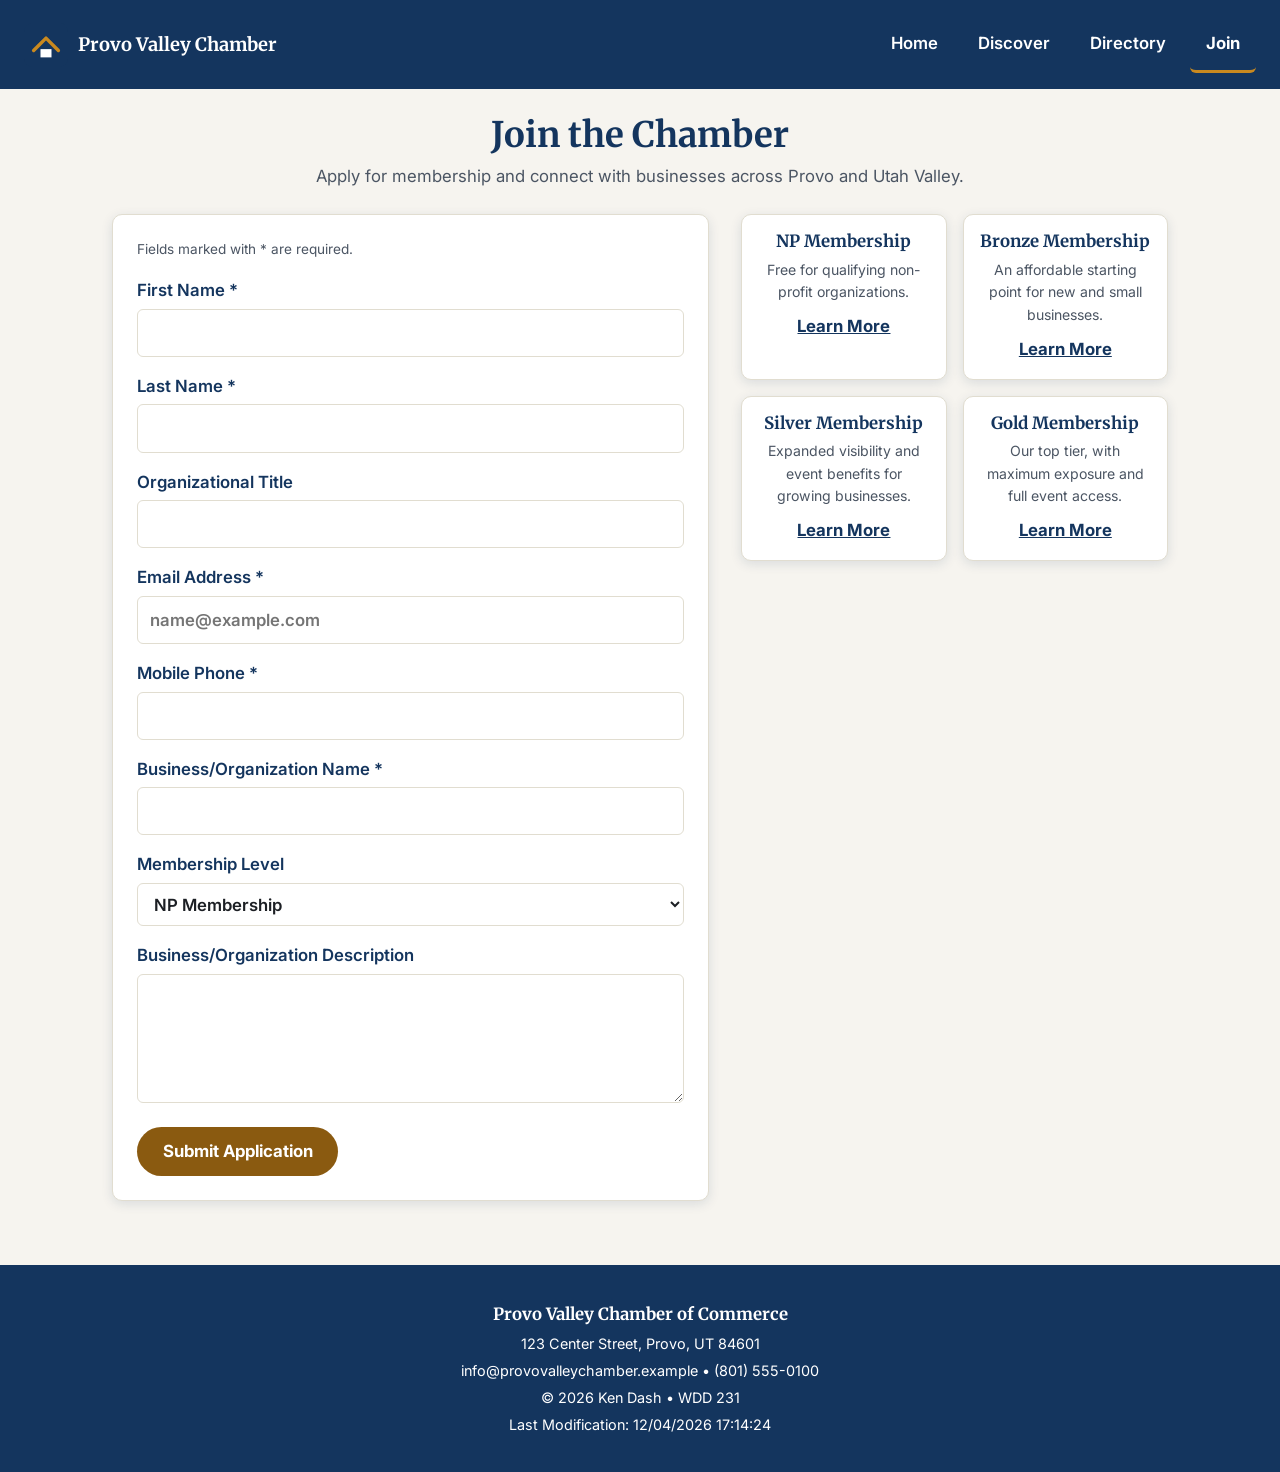
<file: chamber/join.html>
<!DOCTYPE html>
<html lang="en">
<head>
  <meta charset="UTF-8">
  <meta name="viewport" content="width=device-width, initial-scale=1.0">

  <title>Provo Valley Chamber of Commerce | Join</title>
  <meta name="description" content="Apply to join the Provo Valley Chamber of Commerce: choose a membership level and submit your business information.">
  <meta name="author" content="Ken Dash">

  <meta property="og:title" content="Join the Provo Valley Chamber of Commerce">
  <meta property="og:description" content="Apply for NP, Bronze, Silver, or Gold membership with the Provo Valley Chamber of Commerce.">
  <meta property="og:type" content="website">
  <meta property="og:image" content="https://kendevdash.github.io/wdd231/chamber/images/og-image.svg">
  <meta property="og:image:type" content="image/svg+xml">
  <meta property="og:url" content="https://kendevdash.github.io/wdd231/chamber/join.html">

  <link rel="icon" href="images/favicon.svg" type="image/svg+xml">

  <link rel="preconnect" href="https://fonts.googleapis.com">
  <link rel="preconnect" href="https://fonts.gstatic.com" crossorigin>
  <!-- Loaded non-blocking: swap to the real stylesheet once fetched instead
       of holding up first render on a request to fonts.googleapis.com. -->
  <link rel="preload" as="style" href="https://fonts.googleapis.com/css2?family=Merriweather:wght@700;900&family=Inter:wght@400;600;700&display=swap">
  <link
    rel="stylesheet"
    href="https://fonts.googleapis.com/css2?family=Merriweather:wght@700;900&family=Inter:wght@400;600;700&display=swap"
    media="print" onload="this.media='all'">
  <noscript><link rel="stylesheet" href="https://fonts.googleapis.com/css2?family=Merriweather:wght@700;900&family=Inter:wght@400;600;700&display=swap"></noscript>

  <link rel="stylesheet" href="styles/normalize.css">
  <link rel="stylesheet" href="styles/small.css">
  <link rel="stylesheet" href="styles/larger.css">

  <script src="scripts/join.js" defer></script>
</head>
<body>
  <header>
    <div class="header-bar">
      <div class="brand">
        <img src="images/favicon.svg" alt="Provo Valley Chamber of Commerce logo" width="44" height="44">
        <span class="brand-name">Provo Valley Chamber</span>
      </div>
      <button id="menu-button" aria-label="Open menu" aria-expanded="false" aria-controls="primary-nav">&#9776;</button>
    </div>
    <nav id="primary-nav">
      <a href="index.html">Home</a>
      <a href="discover.html">Discover</a>
      <a href="directory.html">Directory</a>
      <a href="join.html" class="active" aria-current="page">Join</a>
    </nav>
  </header>

  <main>
    <h1>Join the Chamber</h1>
    <p class="lead">Apply for membership and connect with businesses across Provo and Utah Valley.</p>

    <div class="join-layout">
      <form action="thankyou.html" method="get" class="join-form">
        <p class="required-note">Fields marked with * are required.</p>

        <label>
          First Name *
          <input type="text" name="firstName" title="Your first name" autocomplete="given-name" required>
        </label>

        <label>
          Last Name *
          <input type="text" name="lastName" title="Your last name" autocomplete="family-name" required>
        </label>

        <label>
          Organizational Title
          <input
            type="text"
            name="orgTitle"
            title="Your title within your organization (letters, hyphens, and spaces only, at least 7 characters)"
            autocomplete="organization-title"
            pattern="[A-Za-z\s\-]{7,}">
        </label>

        <label>
          Email Address *
          <input
            type="email"
            name="email"
            title="Your email address"
            autocomplete="email"
            placeholder="name@example.com"
            required>
        </label>

        <label>
          Mobile Phone *
          <input type="tel" name="phone" title="Your mobile phone number" autocomplete="tel" required>
        </label>

        <label>
          Business/Organization Name *
          <input
            type="text"
            name="businessName"
            title="Your business or organization name"
            autocomplete="organization"
            required>
        </label>

        <label>
          Membership Level
          <select name="membershipLevel" title="Choose a membership level">
            <option value="np">NP Membership</option>
            <option value="bronze">Bronze Membership</option>
            <option value="silver">Silver Membership</option>
            <option value="gold">Gold Membership</option>
          </select>
        </label>

        <label>
          Business/Organization Description
          <textarea
            name="description"
            title="Briefly describe your business or organization"
            rows="4"></textarea>
        </label>

        <input type="hidden" name="timestamp" id="timestamp">

        <input type="submit" value="Submit Application">
      </form>

      <div class="membership-cards">
        <article class="membership-card">
          <h2>NP Membership</h2>
          <p>Free for qualifying non-profit organizations.</p>
          <button type="button" data-modal-target="np-modal">Learn More</button>
        </article>

        <article class="membership-card">
          <h2>Bronze Membership</h2>
          <p>An affordable starting point for new and small businesses.</p>
          <button type="button" data-modal-target="bronze-modal">Learn More</button>
        </article>

        <article class="membership-card">
          <h2>Silver Membership</h2>
          <p>Expanded visibility and event benefits for growing businesses.</p>
          <button type="button" data-modal-target="silver-modal">Learn More</button>
        </article>

        <article class="membership-card">
          <h2>Gold Membership</h2>
          <p>Our top tier, with maximum exposure and full event access.</p>
          <button type="button" data-modal-target="gold-modal">Learn More</button>
        </article>
      </div>
    </div>

    <dialog id="np-modal" class="benefits-modal">
      <h2>NP Membership Benefits</h2>
      <ul>
        <li>Listing in the online business directory</li>
        <li>Access to chamber networking events</li>
        <li>Monthly newsletter subscription</li>
        <li>No membership fee for qualifying non-profits</li>
      </ul>
      <button type="button" class="modal-close">Close</button>
    </dialog>

    <dialog id="bronze-modal" class="benefits-modal">
      <h2>Bronze Membership Benefits</h2>
      <ul>
        <li>Everything in NP Membership</li>
        <li>Business listing with logo in the directory</li>
        <li>One free event ticket per quarter</li>
        <li>Discounted rates on future advertising</li>
      </ul>
      <button type="button" class="modal-close">Close</button>
    </dialog>

    <dialog id="silver-modal" class="benefits-modal">
      <h2>Silver Membership Benefits</h2>
      <ul>
        <li>Everything in Bronze Membership</li>
        <li>Featured placement in the member directory</li>
        <li>Quarterly spotlight eligibility on the home page</li>
        <li>Two free event tickets per quarter</li>
        <li>10% discount on chamber-hosted training workshops</li>
      </ul>
      <button type="button" class="modal-close">Close</button>
    </dialog>

    <dialog id="gold-modal" class="benefits-modal">
      <h2>Gold Membership Benefits</h2>
      <ul>
        <li>Everything in Silver Membership</li>
        <li>Priority spotlight eligibility on the home page</li>
        <li>Unlimited event tickets</li>
        <li>Free booth at the annual Chamber Expo</li>
        <li>25% discount on chamber-hosted training workshops</li>
        <li>Logo placement on the chamber home page</li>
      </ul>
      <button type="button" class="modal-close">Close</button>
    </dialog>
  </main>

  <footer>
    <p class="chamber-name">Provo Valley Chamber of Commerce</p>
    <p>123 Center Street, Provo, UT 84601</p>
    <p>info@provovalleychamber.example &bull; (801) 555-0100</p>
    <p>&copy; <span id="currentyear"></span> Ken Dash &bull; WDD 231</p>
    <p id="lastModified"></p>
  </footer>
</body>
</html>
</file>
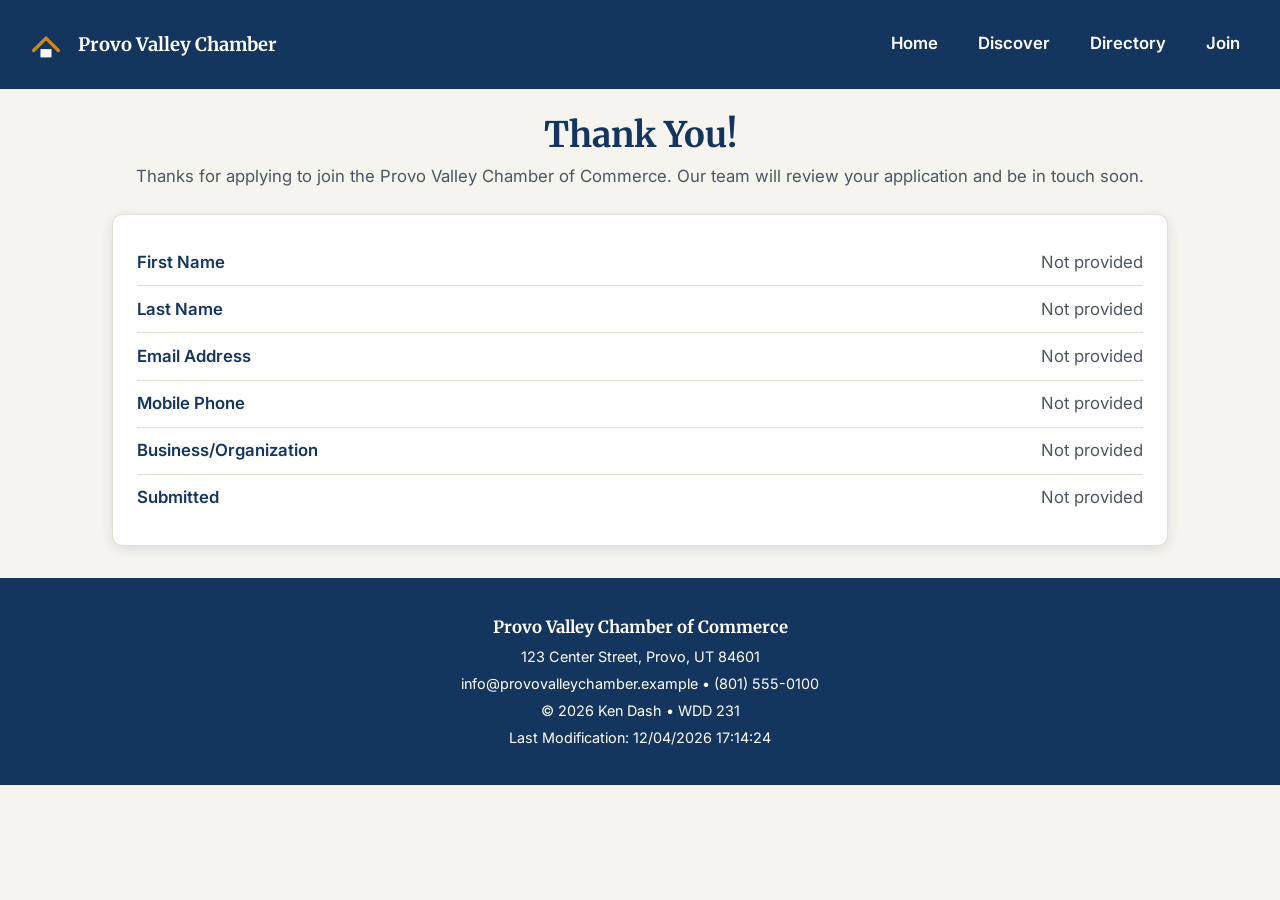
<file: chamber/thankyou.html>
<!DOCTYPE html>
<html lang="en">
<head>
  <meta charset="UTF-8">
  <meta name="viewport" content="width=device-width, initial-scale=1.0">

  <title>Provo Valley Chamber of Commerce | Thank You</title>
  <meta name="description" content="Confirmation page for a Provo Valley Chamber of Commerce membership application.">
  <meta name="author" content="Ken Dash">

  <link rel="icon" href="images/favicon.svg" type="image/svg+xml">

  <link rel="preconnect" href="https://fonts.googleapis.com">
  <link rel="preconnect" href="https://fonts.gstatic.com" crossorigin>
  <!-- Loaded non-blocking: swap to the real stylesheet once fetched instead
       of holding up first render on a request to fonts.googleapis.com. -->
  <link rel="preload" as="style" href="https://fonts.googleapis.com/css2?family=Merriweather:wght@700;900&family=Inter:wght@400;600;700&display=swap">
  <link
    rel="stylesheet"
    href="https://fonts.googleapis.com/css2?family=Merriweather:wght@700;900&family=Inter:wght@400;600;700&display=swap"
    media="print" onload="this.media='all'">
  <noscript><link rel="stylesheet" href="https://fonts.googleapis.com/css2?family=Merriweather:wght@700;900&family=Inter:wght@400;600;700&display=swap"></noscript>

  <link rel="stylesheet" href="styles/normalize.css">
  <link rel="stylesheet" href="styles/small.css">
  <link rel="stylesheet" href="styles/larger.css">

  <script src="scripts/thankyou.js" defer></script>
</head>
<body>
  <header>
    <div class="header-bar">
      <div class="brand">
        <img src="images/favicon.svg" alt="Provo Valley Chamber of Commerce logo" width="44" height="44">
        <span class="brand-name">Provo Valley Chamber</span>
      </div>
      <button id="menu-button" aria-label="Open menu" aria-expanded="false" aria-controls="primary-nav">&#9776;</button>
    </div>
    <nav id="primary-nav">
      <a href="index.html">Home</a>
      <a href="discover.html">Discover</a>
      <a href="directory.html">Directory</a>
      <a href="join.html">Join</a>
    </nav>
  </header>

  <main>
    <h1>Thank You!</h1>
    <p class="lead">Thanks for applying to join the Provo Valley Chamber of Commerce. Our team will review your application and be in touch soon.</p>

    <dl class="application-summary">
      <div class="summary-row">
        <dt>First Name</dt>
        <dd id="out-firstName"></dd>
      </div>
      <div class="summary-row">
        <dt>Last Name</dt>
        <dd id="out-lastName"></dd>
      </div>
      <div class="summary-row">
        <dt>Email Address</dt>
        <dd id="out-email"></dd>
      </div>
      <div class="summary-row">
        <dt>Mobile Phone</dt>
        <dd id="out-phone"></dd>
      </div>
      <div class="summary-row">
        <dt>Business/Organization</dt>
        <dd id="out-businessName"></dd>
      </div>
      <div class="summary-row">
        <dt>Submitted</dt>
        <dd id="out-timestamp"></dd>
      </div>
    </dl>
  </main>

  <footer>
    <p class="chamber-name">Provo Valley Chamber of Commerce</p>
    <p>123 Center Street, Provo, UT 84601</p>
    <p>info@provovalleychamber.example &bull; (801) 555-0100</p>
    <p>&copy; <span id="currentyear"></span> Ken Dash &bull; WDD 231</p>
    <p id="lastModified"></p>
  </footer>
</body>
</html>
</file>
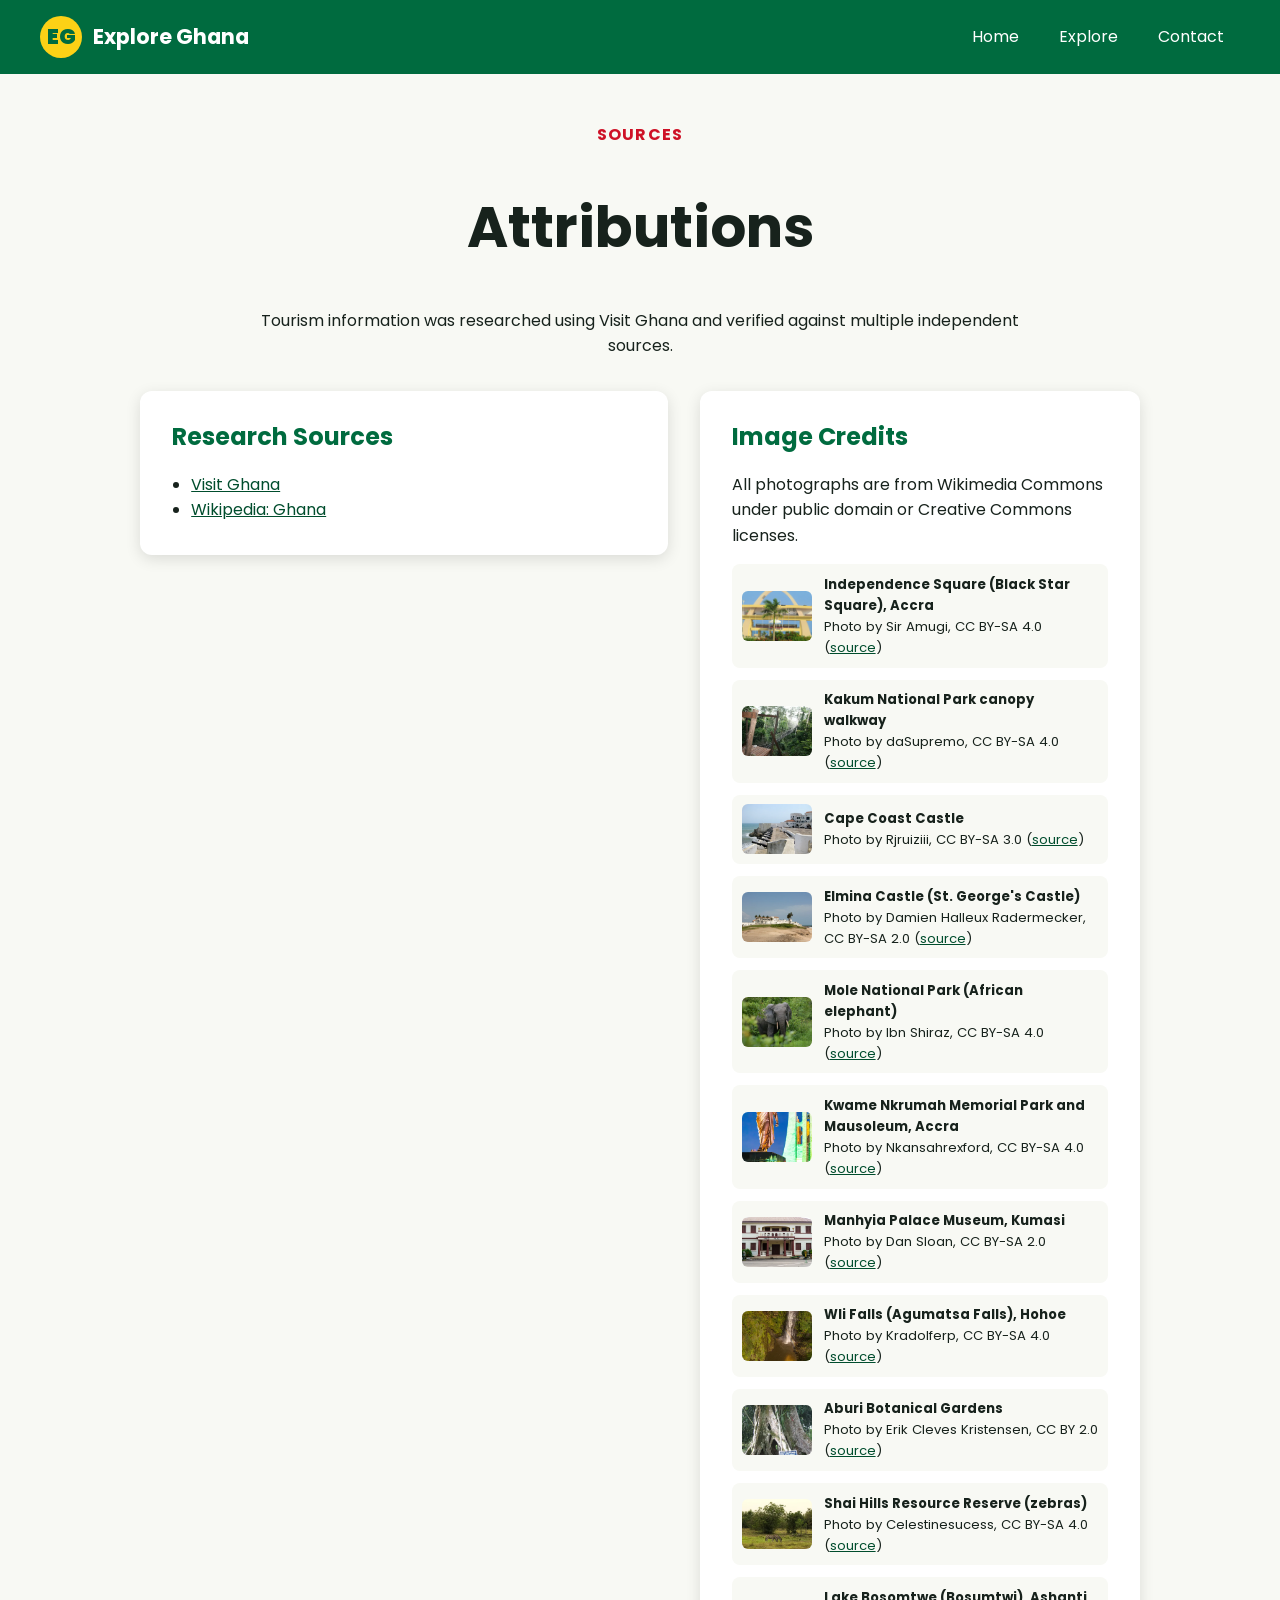
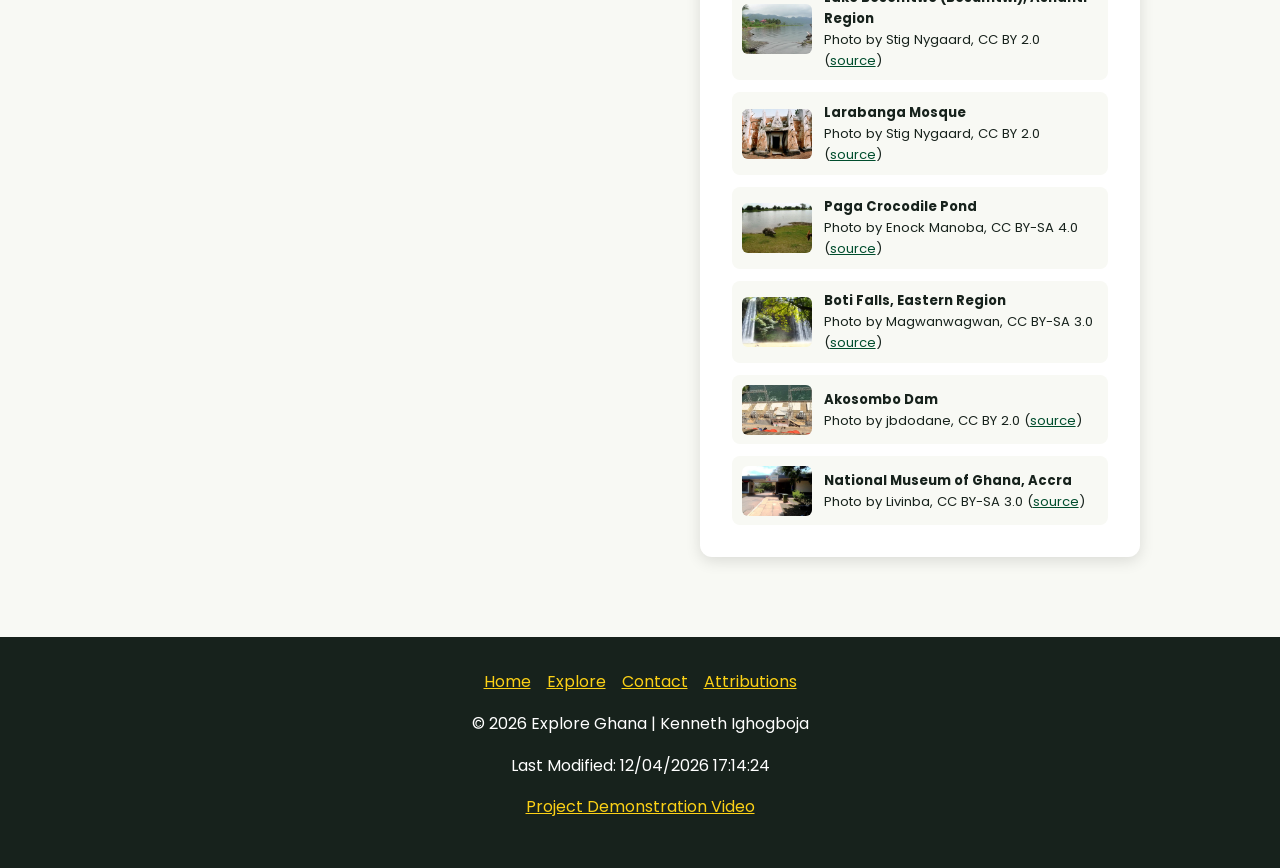
<file: final/attributions.html>
<!DOCTYPE html>
<html lang="en">
<head>
  <meta charset="UTF-8">
  <meta name="viewport" content="width=device-width, initial-scale=1.0">

  <title>Explore Ghana | Attributions</title>

  <meta name="description" content="Sources and image credits used to build the Explore Ghana website.">
  <meta name="author" content="Kenneth Ighogboja">

  <meta property="og:title" content="Explore Ghana | Attributions">
  <meta property="og:description" content="Sources and image credits for Explore Ghana.">
  <meta property="og:type" content="website">
  <meta property="og:image" content="https://kendevdash.github.io/wdd231/final/images/ghana-hero.webp">
  <meta property="og:image:type" content="image/webp">
  <meta property="og:url" content="https://kendevdash.github.io/wdd231/final/attributions.html">

  <link rel="icon" href="images/favicon.svg" type="image/svg+xml">

  <link rel="preconnect" href="https://fonts.googleapis.com">
  <link rel="preconnect" href="https://fonts.gstatic.com" crossorigin>
  <link rel="preload" as="style" href="https://fonts.googleapis.com/css2?family=Poppins:wght@400;600;700;800&display=swap">
  <link
    rel="stylesheet"
    href="https://fonts.googleapis.com/css2?family=Poppins:wght@400;600;700;800&display=swap"
    media="print" onload="this.media='all'">
  <noscript><link rel="stylesheet" href="https://fonts.googleapis.com/css2?family=Poppins:wght@400;600;700;800&display=swap"></noscript>

  <link rel="stylesheet" href="styles/base.css">
  <link rel="stylesheet" href="styles/contact.css">

  <script type="module" src="scripts/attributions.js"></script>
</head>

<body>

  <a class="skip-link" href="#main-content">Skip to main content</a>

  <header>
    <div class="header-inner">

      <a class="logo" href="index.html">
        <span class="logo-mark" aria-hidden="true">EG</span>
        <span>Explore Ghana</span>
      </a>

      <button
        id="menu-button"
        class="menu-button"
        type="button"
        aria-label="Open navigation menu"
        aria-expanded="false"
        aria-controls="navigation"
      >☰</button>

      <nav id="navigation" class="navigation" aria-label="Primary">
        <ul>
          <li><a href="index.html">Home</a></li>
          <li><a href="explore.html">Explore</a></li>
          <li><a href="contact.html">Contact</a></li>
        </ul>
      </nav>

    </div>
  </header>

  <main id="main-content">

    <section class="page-heading">
      <p class="eyebrow">Sources</p>
      <h1>Attributions</h1>
      <p>Tourism information was researched using Visit Ghana and verified against multiple independent sources.</p>
    </section>

    <div class="two-col-layout">

      <aside class="info-panel">
        <h2>Research Sources</h2>
        <ul>
          <li><a href="https://visitghana.com/" target="_blank" rel="noopener">Visit Ghana</a></li>
          <li><a href="https://en.wikipedia.org/wiki/Ghana" target="_blank" rel="noopener">Wikipedia: Ghana</a></li>
        </ul>
      </aside>

      <section class="info-panel">
        <h2>Image Credits</h2>
        <p>All photographs are from Wikimedia Commons under public domain or Creative Commons licenses.</p>
        <p id="credits-loading">Loading credits...</p>
        <div id="credits-grid" class="credits-grid"></div>
      </section>

    </div>

  </main>

  <footer>
    <div class="footer-links">
      <a href="index.html">Home</a>
      <a href="explore.html">Explore</a>
      <a href="contact.html">Contact</a>
      <a href="attributions.html">Attributions</a>
    </div>

    <p>&copy; <span id="current-year"></span> Explore Ghana | Kenneth Ighogboja</p>
    <p>Last Modified: <span id="last-modified"></span></p>
    <p><a href="https://youtube.com/" target="_blank" rel="noopener">Project Demonstration Video</a></p>
  </footer>

</body>
</html>
</file>
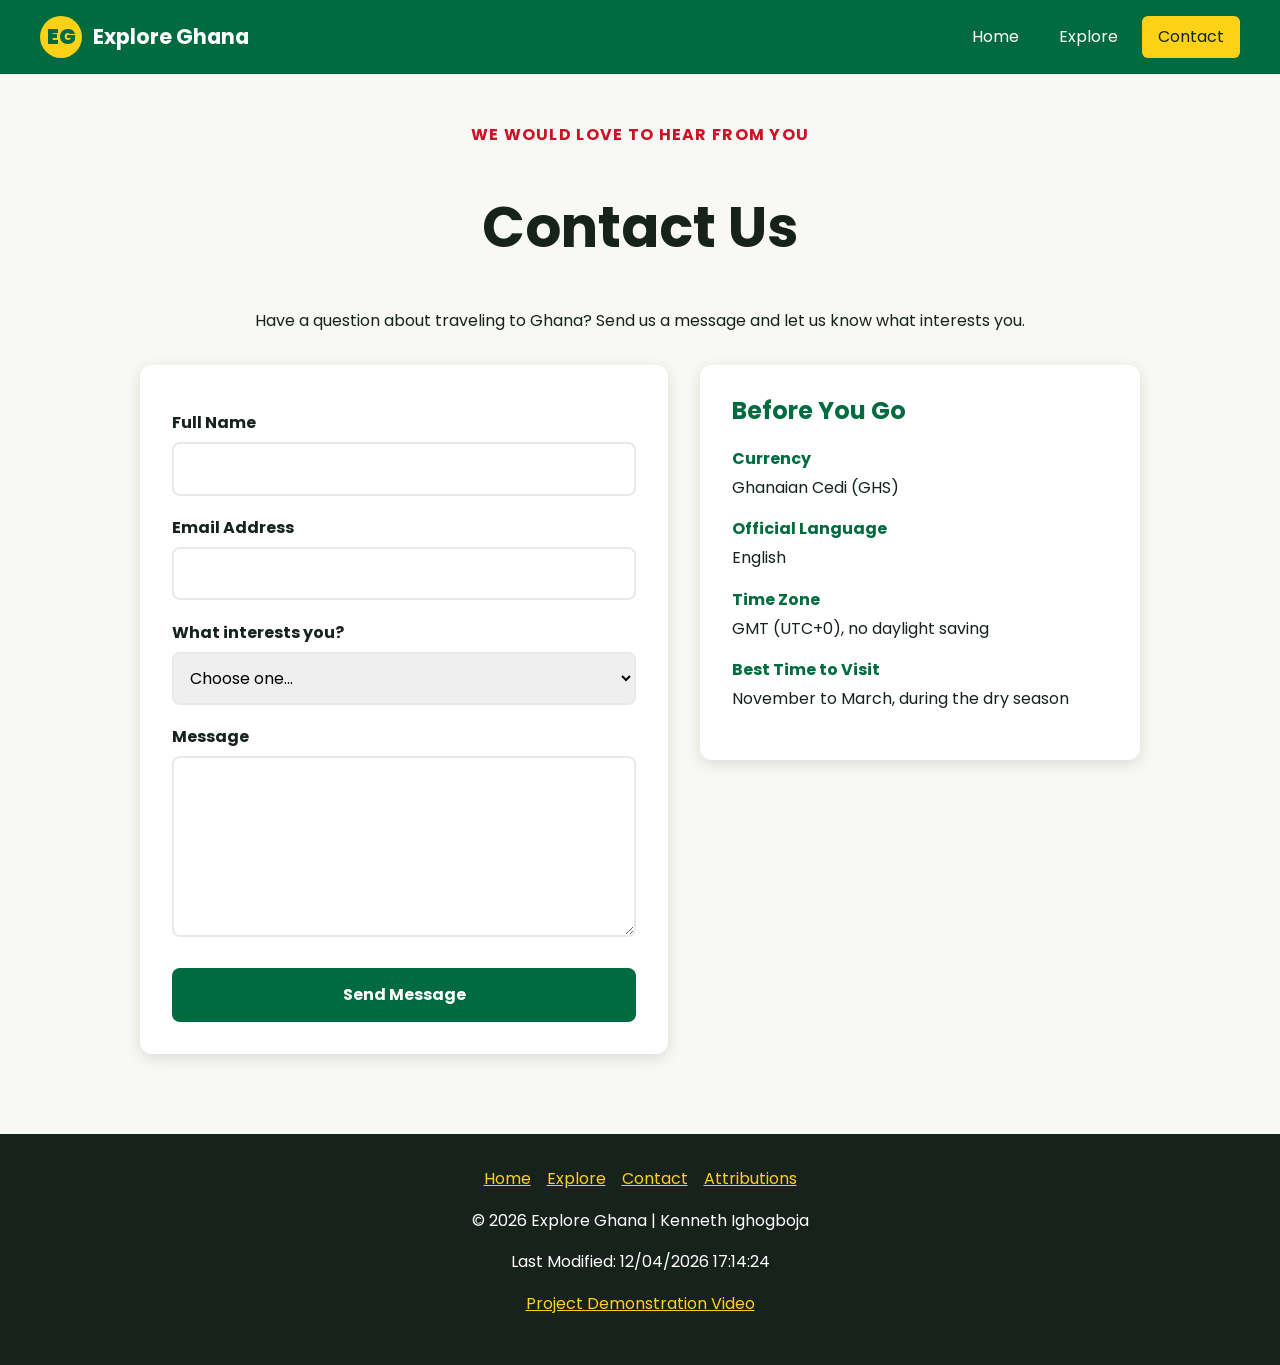
<file: final/contact.html>
<!DOCTYPE html>
<html lang="en">
<head>
  <meta charset="UTF-8">
  <meta name="viewport" content="width=device-width, initial-scale=1.0">

  <title>Explore Ghana | Contact</title>

  <meta name="description" content="Get in touch with Explore Ghana to ask questions or share what interests you most about traveling to Ghana.">
  <meta name="author" content="Kenneth Ighogboja">

  <meta property="og:title" content="Explore Ghana | Contact">
  <meta property="og:description" content="Get in touch with Explore Ghana.">
  <meta property="og:type" content="website">
  <meta property="og:image" content="https://kendevdash.github.io/wdd231/final/images/ghana-hero.webp">
  <meta property="og:image:type" content="image/webp">
  <meta property="og:url" content="https://kendevdash.github.io/wdd231/final/contact.html">

  <link rel="icon" href="images/favicon.svg" type="image/svg+xml">

  <link rel="preconnect" href="https://fonts.googleapis.com">
  <link rel="preconnect" href="https://fonts.gstatic.com" crossorigin>
  <link rel="preload" as="style" href="https://fonts.googleapis.com/css2?family=Poppins:wght@400;600;700;800&display=swap">
  <link
    rel="stylesheet"
    href="https://fonts.googleapis.com/css2?family=Poppins:wght@400;600;700;800&display=swap"
    media="print" onload="this.media='all'">
  <noscript><link rel="stylesheet" href="https://fonts.googleapis.com/css2?family=Poppins:wght@400;600;700;800&display=swap"></noscript>

  <link rel="stylesheet" href="styles/base.css">
  <link rel="stylesheet" href="styles/contact.css">

  <script type="module" src="scripts/form.js"></script>
</head>

<body>

  <a class="skip-link" href="#main-content">Skip to main content</a>

  <header>
    <div class="header-inner">

      <a class="logo" href="index.html">
        <span class="logo-mark" aria-hidden="true">EG</span>
        <span>Explore Ghana</span>
      </a>

      <button
        id="menu-button"
        class="menu-button"
        type="button"
        aria-label="Open navigation menu"
        aria-expanded="false"
        aria-controls="navigation"
      >☰</button>

      <nav id="navigation" class="navigation" aria-label="Primary">
        <ul>
          <li><a href="index.html">Home</a></li>
          <li><a href="explore.html">Explore</a></li>
          <li><a class="active" href="contact.html" aria-current="page">Contact</a></li>
        </ul>
      </nav>

    </div>
  </header>

  <main id="main-content">

    <section class="page-heading">
      <p class="eyebrow">We would love to hear from you</p>
      <h1>Contact Us</h1>
      <p>Have a question about traveling to Ghana? Send us a message and let us know what interests you.</p>
    </section>

    <div class="two-col-layout">

      <form class="contact-form" action="form-action.html" method="get">

        <label for="name">Full Name</label>
        <input type="text" id="name" name="name" required autocomplete="name">

        <label for="email">Email Address</label>
        <input type="email" id="email" name="email" required autocomplete="email">

        <label for="interest">What interests you?</label>
        <select id="interest" name="interest" required>
          <option value="">Choose one...</option>
          <option value="History">History</option>
          <option value="Nature">Nature</option>
          <option value="Wildlife">Wildlife</option>
          <option value="Culture">Culture</option>
        </select>

        <label for="message">Message</label>
        <textarea id="message" name="message" rows="6" required></textarea>

        <button type="submit">Send Message</button>

      </form>

      <aside class="info-panel">
        <h2>Before You Go</h2>
        <dl>
          <dt>Currency</dt>
          <dd>Ghanaian Cedi (GHS)</dd>

          <dt>Official Language</dt>
          <dd>English</dd>

          <dt>Time Zone</dt>
          <dd>GMT (UTC+0), no daylight saving</dd>

          <dt>Best Time to Visit</dt>
          <dd>November to March, during the dry season</dd>
        </dl>
      </aside>

    </div>

  </main>

  <footer>
    <div class="footer-links">
      <a href="index.html">Home</a>
      <a href="explore.html">Explore</a>
      <a href="contact.html">Contact</a>
      <a href="attributions.html">Attributions</a>
    </div>

    <p>&copy; <span id="current-year"></span> Explore Ghana | Kenneth Ighogboja</p>
    <p>Last Modified: <span id="last-modified"></span></p>
    <p><a href="https://youtube.com/" target="_blank" rel="noopener">Project Demonstration Video</a></p>
  </footer>

</body>
</html>
</file>
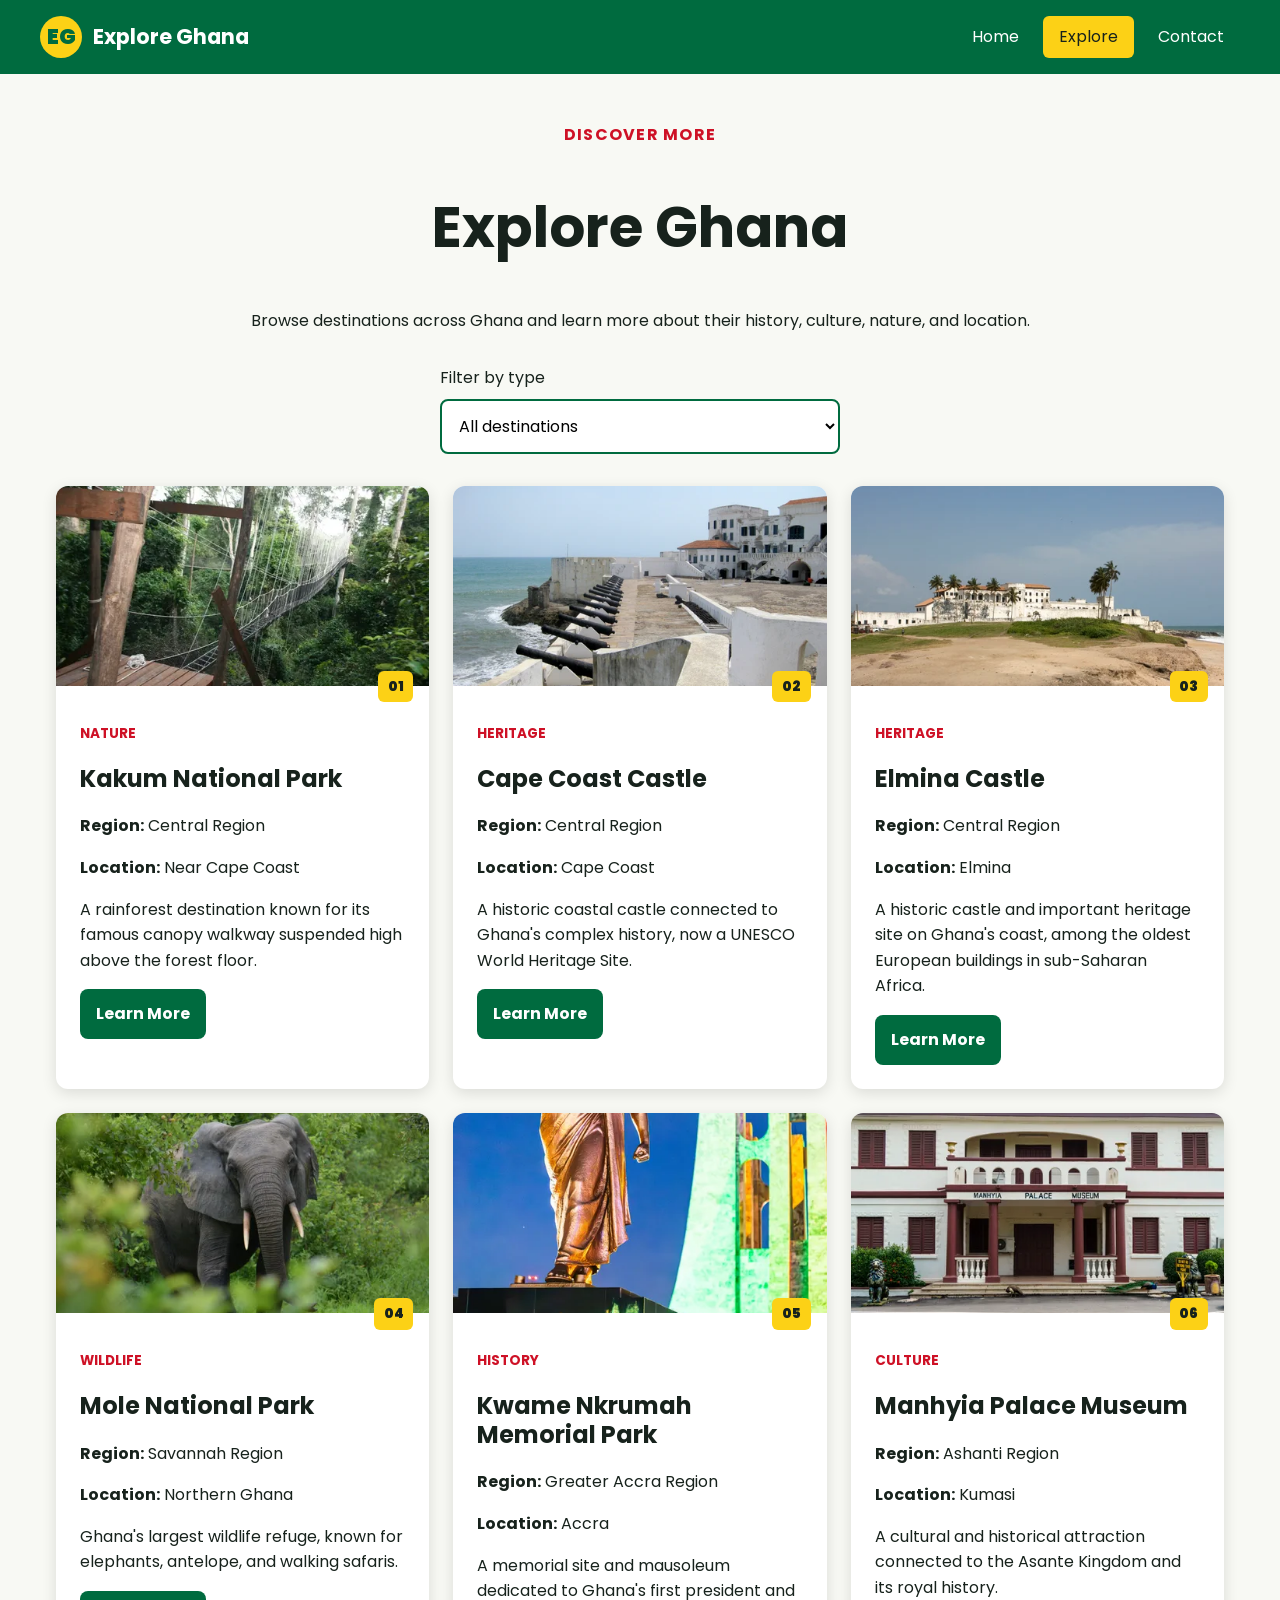
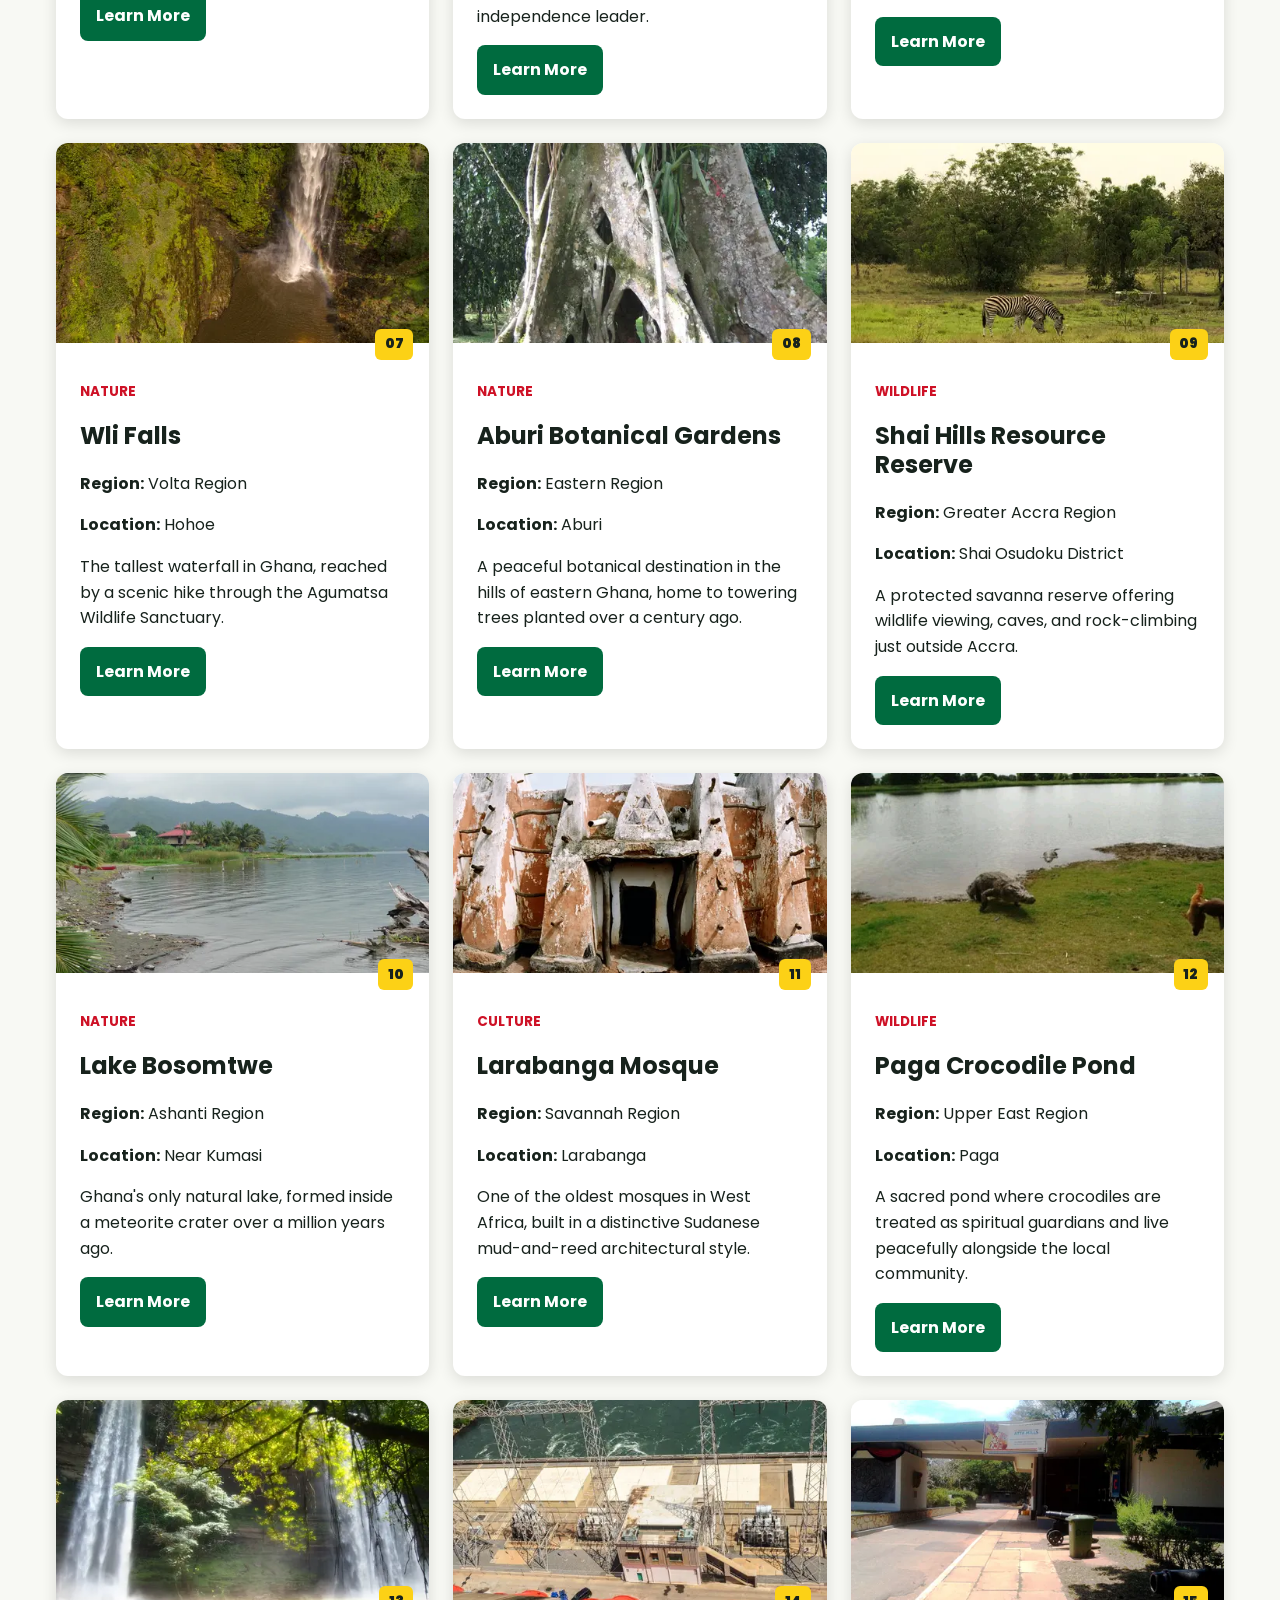
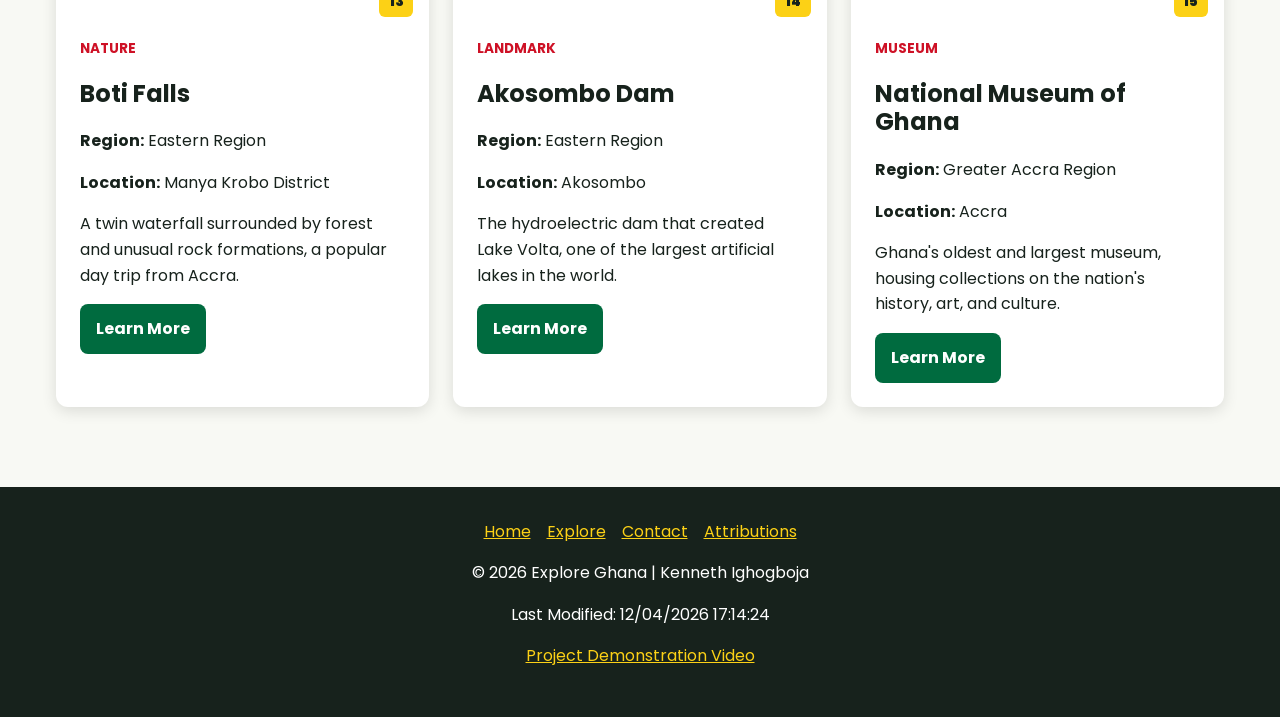
<file: final/explore.html>
<!DOCTYPE html>
<html lang="en">
<head>
  <meta charset="UTF-8">
  <meta name="viewport" content="width=device-width, initial-scale=1.0">

  <title>Explore Ghana | Attractions</title>

  <meta name="description" content="Browse 15 attractions across Ghana, filter by category, and learn about each destination's history and location.">
  <meta name="author" content="Kenneth Ighogboja">

  <meta property="og:title" content="Explore Ghana | Attractions">
  <meta property="og:description" content="Discover attractions and destinations across Ghana.">
  <meta property="og:type" content="website">
  <meta property="og:image" content="https://kendevdash.github.io/wdd231/final/images/kakum.webp">
  <meta property="og:image:type" content="image/webp">
  <meta property="og:url" content="https://kendevdash.github.io/wdd231/final/explore.html">

  <link rel="icon" href="images/favicon.svg" type="image/svg+xml">

  <link rel="preconnect" href="https://fonts.googleapis.com">
  <link rel="preconnect" href="https://fonts.gstatic.com" crossorigin>
  <link rel="preload" as="style" href="https://fonts.googleapis.com/css2?family=Poppins:wght@400;600;700;800&display=swap">
  <link
    rel="stylesheet"
    href="https://fonts.googleapis.com/css2?family=Poppins:wght@400;600;700;800&display=swap"
    media="print" onload="this.media='all'">
  <noscript><link rel="stylesheet" href="https://fonts.googleapis.com/css2?family=Poppins:wght@400;600;700;800&display=swap"></noscript>

  <link rel="stylesheet" href="styles/base.css">
  <link rel="stylesheet" href="styles/explore.css">

  <script type="module" src="scripts/explore.js"></script>
</head>

<body>

  <a class="skip-link" href="#main-content">Skip to main content</a>

  <header>
    <div class="header-inner">

      <a class="logo" href="index.html">
        <span class="logo-mark" aria-hidden="true">EG</span>
        <span>Explore Ghana</span>
      </a>

      <button
        id="menu-button"
        class="menu-button"
        type="button"
        aria-label="Open navigation menu"
        aria-expanded="false"
        aria-controls="navigation"
      >☰</button>

      <nav id="navigation" class="navigation" aria-label="Primary">
        <ul>
          <li><a href="index.html">Home</a></li>
          <li><a class="active" href="explore.html" aria-current="page">Explore</a></li>
          <li><a href="contact.html">Contact</a></li>
        </ul>
      </nav>

    </div>
  </header>

  <main id="main-content">

    <section class="page-heading">
      <p class="eyebrow">Discover more</p>
      <h1>Explore Ghana</h1>
      <p>Browse destinations across Ghana and learn more about their history, culture, nature, and location.</p>
    </section>

    <div class="explore-controls">
      <label for="category-filter">Filter by type</label>
      <select id="category-filter">
        <option value="all">All destinations</option>
        <option value="Nature">Nature</option>
        <option value="Heritage">Heritage</option>
        <option value="Wildlife">Wildlife</option>
        <option value="Culture">Culture</option>
        <option value="History">History</option>
        <option value="Museum">Museum</option>
        <option value="Landmark">Landmark</option>
      </select>
    </div>

    <p id="loading-message">Loading attractions...</p>
    <p id="error-message" class="error-message" hidden></p>

    <section id="attractions-list" class="attractions-grid" aria-label="Ghana attractions" aria-live="polite"></section>

  </main>

  <dialog id="attraction-dialog" aria-labelledby="dialog-title" aria-describedby="dialog-description">
    <div class="dialog-content">

      <button id="close-dialog" class="close-dialog" type="button" aria-label="Close attraction details">✕</button>

      <h2 id="dialog-title">Attraction details</h2>
      <p id="dialog-region"></p>
      <p id="dialog-type"></p>
      <p id="dialog-location"></p>
      <p id="dialog-description"></p>

      <button id="favorite-button" type="button"></button>

    </div>
  </dialog>

  <footer>
    <div class="footer-links">
      <a href="index.html">Home</a>
      <a href="explore.html">Explore</a>
      <a href="contact.html">Contact</a>
      <a href="attributions.html">Attributions</a>
    </div>

    <p>&copy; <span id="current-year"></span> Explore Ghana | Kenneth Ighogboja</p>
    <p>Last Modified: <span id="last-modified"></span></p>
    <p><a href="https://youtube.com/" target="_blank" rel="noopener">Project Demonstration Video</a></p>
  </footer>

</body>
</html>
</file>
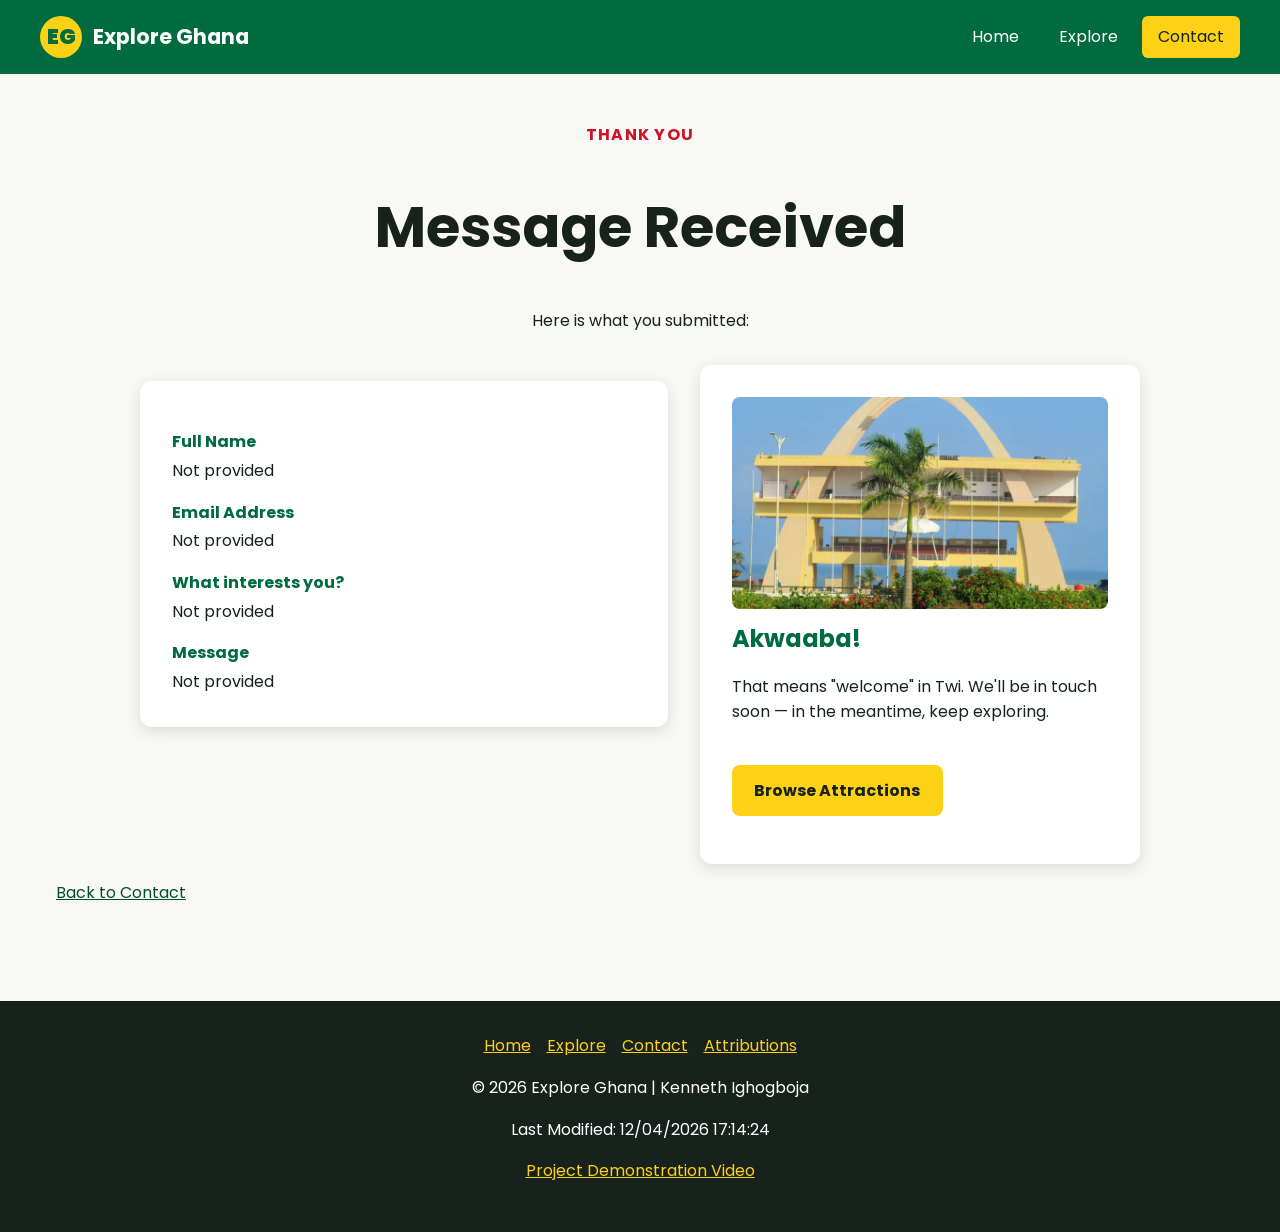
<file: final/form-action.html>
<!DOCTYPE html>
<html lang="en">
<head>
  <meta charset="UTF-8">
  <meta name="viewport" content="width=device-width, initial-scale=1.0">

  <title>Explore Ghana | Message Received</title>

  <meta name="description" content="Confirmation page showing the details submitted through the Explore Ghana contact form.">
  <meta name="author" content="Kenneth Ighogboja">

  <meta property="og:title" content="Explore Ghana | Message Received">
  <meta property="og:description" content="Confirmation of a submitted contact form.">
  <meta property="og:type" content="website">
  <meta property="og:image" content="https://kendevdash.github.io/wdd231/final/images/ghana-hero.webp">
  <meta property="og:image:type" content="image/webp">
  <meta property="og:url" content="https://kendevdash.github.io/wdd231/final/form-action.html">

  <link rel="icon" href="images/favicon.svg" type="image/svg+xml">

  <link rel="preconnect" href="https://fonts.googleapis.com">
  <link rel="preconnect" href="https://fonts.gstatic.com" crossorigin>
  <link rel="preload" as="style" href="https://fonts.googleapis.com/css2?family=Poppins:wght@400;600;700;800&display=swap">
  <link
    rel="stylesheet"
    href="https://fonts.googleapis.com/css2?family=Poppins:wght@400;600;700;800&display=swap"
    media="print" onload="this.media='all'">
  <noscript><link rel="stylesheet" href="https://fonts.googleapis.com/css2?family=Poppins:wght@400;600;700;800&display=swap"></noscript>

  <link rel="stylesheet" href="styles/base.css">
  <link rel="stylesheet" href="styles/contact.css">

  <script type="module" src="scripts/form.js"></script>
</head>

<body>

  <a class="skip-link" href="#main-content">Skip to main content</a>

  <header>
    <div class="header-inner">

      <a class="logo" href="index.html">
        <span class="logo-mark" aria-hidden="true">EG</span>
        <span>Explore Ghana</span>
      </a>

      <button
        id="menu-button"
        class="menu-button"
        type="button"
        aria-label="Open navigation menu"
        aria-expanded="false"
        aria-controls="navigation"
      >☰</button>

      <nav id="navigation" class="navigation" aria-label="Primary">
        <ul>
          <li><a href="index.html">Home</a></li>
          <li><a href="explore.html">Explore</a></li>
          <li><a class="active" href="contact.html" aria-current="page">Contact</a></li>
        </ul>
      </nav>

    </div>
  </header>

  <main id="main-content">

    <section class="page-heading">
      <p class="eyebrow">Thank you</p>
      <h1>Message Received</h1>
      <p>Here is what you submitted:</p>
    </section>

    <div class="two-col-layout">

      <dl class="submission-summary">
        <dt>Full Name</dt>
        <dd id="submitted-name"></dd>

        <dt>Email Address</dt>
        <dd id="submitted-email"></dd>

        <dt>What interests you?</dt>
        <dd id="submitted-interest"></dd>

        <dt>Message</dt>
        <dd id="submitted-message"></dd>
      </dl>

      <aside class="info-panel callout-panel">
        <img src="images/ghana-hero.webp" alt="Independence Square, Accra" width="480" height="320">
        <h2>Akwaaba!</h2>
        <p>That means "welcome" in Twi. We'll be in touch soon — in the meantime, keep exploring.</p>
        <p><a class="primary-button" href="explore.html">Browse Attractions</a></p>
      </aside>

    </div>

    <p><a href="contact.html">Back to Contact</a></p>

  </main>

  <footer>
    <div class="footer-links">
      <a href="index.html">Home</a>
      <a href="explore.html">Explore</a>
      <a href="contact.html">Contact</a>
      <a href="attributions.html">Attributions</a>
    </div>

    <p>&copy; <span id="current-year"></span> Explore Ghana | Kenneth Ighogboja</p>
    <p>Last Modified: <span id="last-modified"></span></p>
    <p><a href="https://youtube.com/" target="_blank" rel="noopener">Project Demonstration Video</a></p>
  </footer>

</body>
</html>
</file>
<file: styles/small.css>
/* ==========================================================================
   WDD 231 - small.css
   Base / mobile-first styles. Designed for 320px width and up.
   ========================================================================== */

:root {
  --primary: #0a2b4e;
  --primary-light: #1c4c80;
  --accent: #f0a500;
  --accent-dark: #b97e00;
  --bg: #eef2f7;
  --surface: #ffffff;
  --text: #1f2933;
  --text-muted: #52606d;
  --border: #cfd8e3;
  --done-bg: #e5f1dd;
  --done-border: #6fae4a;
  --done-text: #2f5f1c;
  --font: "Nunito", "Segoe UI", Tahoma, sans-serif;
  --radius: 10px;
  --shadow: 0 4px 14px rgba(10, 43, 78, 0.12);
}

body {
  font-family: var(--font);
  color: var(--text);
  background-color: var(--bg);
  overflow-x: hidden; /* safety net against accidental horizontal scroll */
}

/* ---------- Header ---------- */
.site-header {
  background-color: var(--primary);
  color: #fff;
}

.header-inner {
  max-width: 1150px;
  margin: 0 auto;
  padding: 0.6rem 1rem;
  display: grid;
  grid-template-columns: 1fr auto;
  align-items: center;
  gap: 0.5rem;
}

.brand {
  display: flex;
  align-items: center;
  gap: 0.6rem;
}

.brand img {
  width: 48px;
  height: 48px;
  border-radius: 10px;
  background: #fff;
  padding: 3px;
}

.brand-name {
  font-weight: 800;
  font-size: 1.15rem;
  letter-spacing: 0.02em;
}

/* Hamburger button */
.menu-toggle {
  width: 44px;
  height: 44px;
  border: 2px solid rgba(255, 255, 255, 0.55);
  border-radius: 8px;
  display: grid;
  place-content: center;
}
.menu-toggle .hamburger,
.menu-toggle .hamburger::before,
.menu-toggle .hamburger::after {
  content: "";
  display: block;
  width: 22px;
  height: 2px;
  background: #fff;
  transition: transform 0.2s ease, opacity 0.2s ease;
}
.menu-toggle .hamburger::before { transform: translateY(-7px); }
.menu-toggle .hamburger::after { transform: translateY(5px); }
.menu-toggle[aria-expanded="true"] .hamburger { background: transparent; }
.menu-toggle[aria-expanded="true"] .hamburger::before { transform: translateY(1px) rotate(45deg); }
.menu-toggle[aria-expanded="true"] .hamburger::after { transform: translateY(-1px) rotate(-45deg); }

/* ---------- Navigation (mobile: collapsed) ---------- */
.primary-nav {
  grid-column: 1 / -1;
  overflow: hidden;
  max-height: 0;
  transition: max-height 0.25s ease;
}
.primary-nav.open { max-height: 320px; }

.primary-nav ul {
  display: flex;
  flex-direction: column;
}

.primary-nav a {
  display: block;
  padding: 0.85rem 0.25rem;
  color: #e7eef6;
  border-top: 1px solid rgba(255, 255, 255, 0.14);
}
.primary-nav a:hover,
.primary-nav a:focus-visible {
  background-color: var(--primary-light);
  color: #fff;
}
/* wayfinding */
.primary-nav a.active {
  color: #fff;
  font-weight: 800;
  box-shadow: inset 4px 0 0 var(--accent);
}

/* ---------- Main / sections ---------- */
main {
  max-width: 1150px;
  margin: 0 auto;
  padding: 1.25rem 1rem 2.5rem;
}

main > h1 {
  color: var(--primary);
  font-size: 1.6rem;
  margin-bottom: 1rem;
  padding-bottom: 0.35rem;
  border-bottom: 4px solid var(--accent);
}

main > section {
  background-color: var(--surface);
  border: 1px solid var(--border);
  border-radius: var(--radius);
  box-shadow: var(--shadow);
  padding: 1.1rem;
  margin-bottom: 1.25rem;
}

main > section h2 {
  color: var(--primary);
  font-size: 1.2rem;
  margin-bottom: 0.6rem;
}

.section-intro,
.welcome p,
.about p {
  color: var(--text-muted);
  margin-bottom: 0.75rem;
}

/* ---------- Filter buttons ---------- */
.filter-bar {
  display: flex;
  flex-wrap: wrap;
  gap: 0.5rem;
  margin: 0.75rem 0 1.1rem;
}

.filter-btn {
  border: 2px solid var(--primary);
  color: var(--primary);
  background-color: var(--surface);
  padding: 0.45rem 1.1rem;
  border-radius: 999px;
  font-weight: 700;
  transition: background-color 0.15s ease, color 0.15s ease;
}
.filter-btn:hover,
.filter-btn:focus-visible {
  background-color: var(--primary-light);
  color: #fff;
}
.filter-btn.active {
  background-color: var(--primary);
  color: #fff;
}

/* ---------- Course cards ---------- */
.course-cards {
  display: grid;
  grid-template-columns: repeat(auto-fill, minmax(130px, 1fr));
  gap: 0.7rem;
}

.course-card {
  border: 1px solid var(--border);
  border-radius: 8px;
  padding: 0.8rem;
  background-color: #f3f6fa;
  display: flex;
  flex-direction: column;
  gap: 0.3rem;
  min-height: 92px;
}

.course-card .code {
  font-weight: 800;
  font-size: 1rem;
  color: var(--primary);
}
.course-card .title {
  font-size: 0.8rem;
  color: var(--text-muted);
}
.course-card .credits {
  margin-top: auto;
  font-size: 0.78rem;
  color: var(--text-muted);
}
.course-card .status {
  font-size: 0.72rem;
  font-weight: 700;
  color: var(--done-text);
}

/* completed courses - complementary but distinct (not by color alone:
   distinct background, a thicker left border, a check glyph, and a text label) */
.course-card.done {
  background-color: var(--done-bg);
  border-color: var(--done-border);
  border-left: 5px solid var(--done-border);
}
.course-card.done .code {
  color: var(--done-text);
}

/* ---------- Credit total ---------- */
.credit-total {
  margin-top: 1.1rem;
  padding: 0.8rem 1rem;
  background-color: #f1f5fa;
  border-left: 4px solid var(--accent);
  border-radius: 6px;
  font-weight: 600;
}
.credit-total span {
  font-weight: 800;
  color: var(--primary);
}

/* ---------- Footer ---------- */
.site-footer {
  background-color: var(--primary);
  color: #dbe6f1;
}
.footer-inner {
  max-width: 1150px;
  margin: 0 auto;
  padding: 1.25rem 1rem;
  text-align: center;
  display: flex;
  flex-direction: column;
  gap: 0.55rem;
  font-size: 0.85rem;
}
.footer-inner .social {
  display: flex;
  justify-content: center;
  gap: 0.75rem;
}
.footer-inner .social a {
  color: #dbe6f1;
  display: inline-flex;
  padding: 0.5rem;             /* keeps the tap target >= 44px */
  border-radius: 8px;
}
.footer-inner .social a:hover,
.footer-inner .social a:focus-visible {
  color: var(--accent);
}

/* ---------- Focus visibility ---------- */
:focus-visible {
  outline: 3px solid var(--primary);
  outline-offset: 2px;
  border-radius: 2px;
}
/* On dark surfaces, switch the ring to white for strong contrast */
.site-header :focus-visible,
.site-footer :focus-visible {
  outline-color: #ffffff;
}
</file>
<file: styles/larger.css>
/* ==========================================================================
   WDD 231 - larger.css
   Enhancements for tablet / desktop. Contains the required media query.
   ========================================================================== */

@media (min-width: 640px) {
  main > section {
    padding: 1.5rem;
  }

  .course-cards {
    grid-template-columns: repeat(auto-fill, minmax(160px, 1fr));
    gap: 1rem;
  }

  .footer-inner {
    flex-direction: row;
    justify-content: space-between;
    align-items: center;
    text-align: left;
  }
  .footer-inner .social { justify-content: flex-start; }
  #lastModified { text-align: right; }
}

@media (min-width: 780px) {
  /* Hide the hamburger, show a horizontal Flex nav */
  .menu-toggle { display: none; }

  .primary-nav {
    grid-column: auto;
    max-height: none;
    overflow: visible;
  }
  .primary-nav ul {
    flex-direction: row;
    gap: 0.25rem;
  }
  .primary-nav a {
    border-top: none;
    border-radius: 6px 6px 0 0;
    padding: 0.6rem 1rem;
    /* reserved so hover/active never change the box size (no twitch) */
    border-bottom: 3px solid transparent;
  }
  .primary-nav a:hover,
  .primary-nav a:focus-visible {
    background-color: var(--primary-light);
  }
  /* wayfinding on the horizontal bar */
  .primary-nav a.active {
    box-shadow: none;
    border-bottom-color: var(--accent);
  }

  /* Two-column content zone so the layout is not a single-column flow.
     Explicit placement keeps the rows aligned regardless of source order. */
  main {
    display: grid;
    grid-template-columns: 1fr 1fr;
    gap: 1.25rem 1.5rem;
    align-items: start;
  }
  main > h1 {
    grid-column: 1 / -1;
    grid-row: 1;
    font-size: 2rem;
    margin-bottom: 0;
  }
  .welcome     { grid-column: 1; grid-row: 2; }
  .about       { grid-column: 2; grid-row: 2; }
  .course-work { grid-column: 1 / -1; grid-row: 3; }
  main > section { margin-bottom: 0; }
}

@media (min-width: 1024px) {
  .course-cards {
    grid-template-columns: repeat(6, 1fr);
  }
}

@media (prefers-reduced-motion: reduce) {
  .menu-toggle .hamburger,
  .menu-toggle .hamburger::before,
  .menu-toggle .hamburger::after,
  .primary-nav,
  .filter-btn {
    transition: none;
  }
}
</file>
<file: chamber/styles/small.css>
/* ==========================================================================
   Provo Valley Chamber of Commerce – small.css
   Mobile-first base styles. Larger-view overrides live in larger.css.
   ========================================================================== */

:root {
  --primary: #14355e;
  --primary-light: #235587;
  --accent: #c9891f;      /* decorative only: borders/dividers on dark backgrounds */
  --accent-text: #8a5a10; /* AA-safe gold for text and the gold badge (5.9:1 on white) */
  --bg: #f6f4ef;
  --surface: #ffffff;
  --ink: #1c1f24;
  --ink-soft: #4b5563;
  --line: #e1ddd0;

  --badge-member: #6b7280;
  --badge-silver: #4f6f92;

  --space-1: 0.5rem;
  --space-2: 1rem;
  --space-3: 1.5rem;
  --space-4: 2rem;

  --radius: 10px;
  --shadow: 0 3px 12px #14355e1f;
  --maxw: 68rem;
  --transition: 160ms ease;

  --font-heading: "Merriweather", Georgia, "Times New Roman", serif;
  --font-body: "Inter", "Segoe UI", Roboto, Arial, sans-serif;
}

body {
  background-color: var(--bg);
  color: var(--ink);
  font-family: var(--font-body);
  font-size: 1.05rem;
}

h1, h2 {
  font-family: var(--font-heading);
}

/* --------------------------------------------------------------------------
   Header + navigation (mobile: hamburger)
   -------------------------------------------------------------------------- */

header {
  background-color: var(--primary);
  color: #ffffff;
}

.header-bar {
  display: flex;
  align-items: center;
  justify-content: space-between;
  padding: var(--space-2);
}

.brand {
  display: flex;
  align-items: center;
  gap: 0.6rem;
}

.brand img {
  border-radius: 8px;
}

.brand-name {
  font-family: var(--font-heading);
  font-weight: 700;
  font-size: 1.15rem;
}

#menu-button {
  width: 2.75rem;
  height: 2.75rem;
  font-size: 1.5rem;
  line-height: 1;
  color: #ffffff;
  border: 2px solid #ffffff8c;
  border-radius: 8px;
}

#menu-button:hover,
#menu-button:focus-visible {
  background-color: #ffffff24;
}

/* nav is a Flex container; collapsed on small screens until .open */
nav {
  display: none;
  flex-direction: column;
}

nav.open {
  display: flex;
}

nav a {
  display: block;
  padding: 0.85rem var(--space-2);
  color: #ffffff;
  font-weight: 600;
  border-top: 1px solid #ffffff24;
  border-left: 4px solid transparent;
  transition: background-color var(--transition), border-color var(--transition);
}

nav a:hover,
nav a:focus-visible {
  background-color: #ffffff24;
  border-left-color: var(--accent);
}

nav a.active {
  font-weight: 700;
  border-left-color: var(--accent);
}

/* --------------------------------------------------------------------------
   Main – centered, limited width
   -------------------------------------------------------------------------- */

main {
  max-width: var(--maxw);
  margin: 0 auto;
  padding: var(--space-3) var(--space-2) var(--space-4);
}

h1 {
  text-align: center;
  font-size: 1.7rem;
  color: var(--primary);
  margin-bottom: 0.4rem;
}

.lead {
  text-align: center;
  color: var(--ink-soft);
  margin-bottom: var(--space-3);
}

/* --------------------------------------------------------------------------
   Grid / List view toggle
   -------------------------------------------------------------------------- */

.view-buttons {
  display: flex;
  justify-content: center;
  gap: var(--space-1);
  margin-bottom: var(--space-3);
}

.view-buttons button {
  display: inline-flex;
  align-items: center;
  gap: 0.4rem;
  padding: 0.6rem 1.1rem;
  border: 2px solid var(--primary);
  border-radius: 999px;
  color: var(--primary);
  font-weight: 600;
  background-color: var(--surface);
  transition: background-color var(--transition), color var(--transition);
}

.view-buttons svg {
  fill: currentColor;
}

.view-buttons button:hover,
.view-buttons button:focus-visible {
  background-color: var(--primary-light);
  color: #ffffff;
}

.view-buttons button[aria-pressed="true"] {
  background-color: var(--primary);
  color: #ffffff;
}

/* --------------------------------------------------------------------------
   Member directory – CSS Grid, single column on mobile
   -------------------------------------------------------------------------- */

.card-grid {
  display: grid;
  grid-template-columns: 1fr;
  gap: var(--space-3);
}

.card-grid.list {
  display: block;
}

.loading {
  text-align: center;
  color: var(--ink-soft);
}

.member-card {
  display: flex;
  flex-direction: column;
  background-color: var(--surface);
  border: 1px solid var(--line);
  border-radius: var(--radius);
  box-shadow: var(--shadow);
  overflow: hidden;
}

#members.list .member-card {
  flex-direction: row;
  align-items: center;
  margin-bottom: var(--space-2);
}

.member-card img {
  width: 100%;
  height: 9rem;
  object-fit: cover;
}

/* Rubric: list view shows member information without images */
#members.list .member-card img {
  display: none;
}

.member-body {
  padding: var(--space-2) var(--space-2) var(--space-3);
  display: flex;
  flex-direction: column;
  gap: 0.3rem;
}

.member-body h2 {
  font-size: 1.15rem;
  color: var(--primary);
}

.member-category {
  font-size: 0.85rem;
  font-weight: 600;
  color: var(--accent-text);
  text-transform: uppercase;
  letter-spacing: 0.03em;
}

.member-body p {
  color: var(--ink-soft);
  font-size: 0.92rem;
}

.member-link {
  align-self: flex-start;
  margin-top: 0.3rem;
  font-weight: 700;
  color: var(--primary);
  text-decoration: underline;
}

.member-link:hover,
.member-link:focus-visible {
  color: var(--accent-text);
}

.badge {
  align-self: flex-start;
  margin-top: 0.4rem;
  padding: 0.25rem 0.7rem;
  border-radius: 999px;
  font-size: 0.78rem;
  font-weight: 700;
  color: #ffffff;
}

.badge-1 { background-color: var(--badge-member); }
.badge-2 { background-color: var(--badge-silver); }
.badge-3 { background-color: var(--accent-text); }

/* --------------------------------------------------------------------------
   Home page – hero
   -------------------------------------------------------------------------- */

/* The image is absolutely positioned behind the overlay and stretches to
   fill it, so the overlay's own (normal-flow) content height sets the
   hero's height. This guarantees the caption never overflows the image,
   no matter how much the heading/tagline text wraps at a given width. */
.hero {
  position: relative;
  min-height: 220px;
  border-radius: var(--radius);
  overflow: hidden;
  margin-bottom: var(--space-4);
}

.hero img {
  position: absolute;
  inset: 0;
  width: 100%;
  height: 100%;
  object-fit: cover;
}

.hero-overlay {
  position: relative;
  padding: var(--space-3) var(--space-2);
  background-color: #14355ed1;
  color: #ffffff;
}

.hero-overlay h1 {
  color: #ffffff;
  text-align: left;
  font-size: 1.4rem;
  margin: 0 0 0.3rem;
}

.hero-overlay p {
  margin: 0 0 var(--space-2);
  color: #e7ecf3;
  font-size: 0.95rem;
}

.cta-button {
  display: inline-block;
  padding: 0.7rem 1.4rem;
  background-color: var(--accent-text);
  color: #ffffff;
  font-weight: 700;
  border-radius: 999px;
  transition: background-color var(--transition);
}

.cta-button:hover,
.cta-button:focus-visible {
  background-color: #6e480d;
}

/* --------------------------------------------------------------------------
   Home page – events / weather two-up layout
   -------------------------------------------------------------------------- */

.info-columns {
  display: grid;
  grid-template-columns: 1fr;
  gap: var(--space-4);
  margin-bottom: var(--space-4);
}

.events h2,
.weather h2,
.spotlights h2 {
  color: var(--primary);
  font-size: 1.4rem;
  margin-bottom: var(--space-2);
}

.spotlights {
  margin-bottom: var(--space-4);
}

.event-list {
  list-style: none;
  margin: 0;
  padding: 0;
  display: flex;
  flex-direction: column;
  gap: var(--space-2);
}

.event-card {
  background-color: var(--surface);
  border: 1px solid var(--line);
  border-left: 4px solid var(--accent-text);
  border-radius: var(--radius);
  box-shadow: var(--shadow);
  padding: var(--space-2) var(--space-3);
}

.event-date {
  font-weight: 700;
  color: var(--accent-text);
  font-size: 0.85rem;
  text-transform: uppercase;
  letter-spacing: 0.03em;
  margin-bottom: 0.2rem;
}

.event-card h3 {
  font-family: var(--font-heading);
  font-size: 1.05rem;
  color: var(--primary);
  margin: 0 0 0.3rem;
}

.event-card p:not(.event-date) {
  color: var(--ink-soft);
  font-size: 0.92rem;
  margin: 0;
}

.weather-now {
  display: flex;
  align-items: center;
  gap: var(--space-2);
  background-color: var(--surface);
  border: 1px solid var(--line);
  border-radius: var(--radius);
  box-shadow: var(--shadow);
  padding: var(--space-3);
  margin-bottom: var(--space-2);
}

.weather-now img {
  width: 64px;
  height: 64px;
}

.weather-temp {
  font-family: var(--font-heading);
  font-size: 2rem;
  font-weight: 700;
  color: var(--primary);
}

.weather-desc {
  color: var(--ink-soft);
  text-transform: capitalize;
}

.forecast {
  display: grid;
  grid-template-columns: repeat(3, 1fr);
  gap: var(--space-1);
}

.forecast-day {
  text-align: center;
  background-color: var(--surface);
  border: 1px solid var(--line);
  border-radius: var(--radius);
  box-shadow: var(--shadow);
  padding: var(--space-1);
}

.forecast-day img {
  width: 40px;
  height: 40px;
}

.forecast-day .day-label {
  font-weight: 700;
  color: var(--primary);
  font-size: 0.85rem;
}

.forecast-day .day-temp {
  font-size: 0.95rem;
  font-weight: 600;
}

.forecast .loading {
  grid-column: 1 / -1;
  background-color: var(--surface);
  border: 1px solid var(--line);
  border-radius: var(--radius);
  box-shadow: var(--shadow);
  padding: var(--space-2);
  margin: 0;
}

/* --------------------------------------------------------------------------
   Footer
   -------------------------------------------------------------------------- */

footer {
  background-color: var(--primary);
  color: #ffffff;
  text-align: center;
  padding: var(--space-4) var(--space-2);
}

footer p {
  margin: 0.25rem 0;
  font-size: 0.9rem;
}

.chamber-name {
  font-family: var(--font-heading);
  font-weight: 700;
  font-size: 1.05rem;
}

/* --------------------------------------------------------------------------
   Join page – form + membership cards
   -------------------------------------------------------------------------- */

.join-layout {
  display: grid;
  grid-template-columns: 1fr;
  gap: var(--space-4);
  margin-bottom: var(--space-4);
}

.join-form {
  display: flex;
  flex-direction: column;
  gap: var(--space-2);
  background-color: var(--surface);
  border: 1px solid var(--line);
  border-radius: var(--radius);
  box-shadow: var(--shadow);
  padding: var(--space-3);
}

.required-note {
  margin: 0;
  font-size: 0.85rem;
  color: var(--ink-soft);
}

.join-form label {
  display: flex;
  flex-direction: column;
  gap: 0.3rem;
  font-weight: 600;
  color: var(--primary);
}

.join-form input,
.join-form select,
.join-form textarea {
  font: inherit;
  padding: 0.6rem 0.75rem;
  border: 1px solid var(--line);
  border-radius: 6px;
  color: var(--ink);
  background-color: var(--surface);
}

.join-form textarea {
  min-height: 6rem;
  resize: vertical;
}

.join-form input[type="submit"] {
  align-self: flex-start;
  margin-top: var(--space-1);
  background-color: var(--accent-text);
  color: #ffffff;
  font-weight: 700;
  border: none;
  border-radius: 999px;
  padding: 0.7rem 1.6rem;
  cursor: pointer;
  transition: background-color var(--transition);
}

.join-form input[type="submit"]:hover,
.join-form input[type="submit"]:focus-visible {
  background-color: #6e480d;
}

/* Cards fade/slide in once on load; distinct from the hover transitions
   already used elsewhere on the site. */
.membership-cards {
  display: grid;
  grid-template-columns: 1fr;
  gap: var(--space-2);
}

.membership-card {
  background-color: var(--surface);
  border: 1px solid var(--line);
  border-radius: var(--radius);
  box-shadow: var(--shadow);
  padding: var(--space-2);
  text-align: center;
  opacity: 0;
  animation: card-in 500ms ease forwards;
}

.membership-card:nth-child(2) { animation-delay: 120ms; }
.membership-card:nth-child(3) { animation-delay: 240ms; }
.membership-card:nth-child(4) { animation-delay: 360ms; }

@keyframes card-in {
  from {
    opacity: 0;
    transform: translateY(16px);
  }
  to {
    opacity: 1;
    transform: translateY(0);
  }
}

@media (prefers-reduced-motion: reduce) {
  .membership-card {
    animation: none;
    opacity: 1;
  }
}

.membership-card h2 {
  font-size: 1.05rem;
  color: var(--primary);
  margin: 0 0 0.4rem;
}

.membership-card p {
  color: var(--ink-soft);
  font-size: 0.88rem;
  margin: 0 0 0.6rem;
}

.membership-card button {
  background: none;
  border: none;
  padding: 0;
  font: inherit;
  font-weight: 700;
  color: var(--primary);
  text-decoration: underline;
  cursor: pointer;
  transition: color var(--transition);
}

.membership-card button:hover,
.membership-card button:focus-visible {
  color: var(--accent-text);
}

/* --------------------------------------------------------------------------
   Membership benefit modals
   -------------------------------------------------------------------------- */

dialog.benefits-modal {
  /* normalize.css resets margin to 0 on every element, which breaks the
     UA stylesheet's margin:auto centering for a modal <dialog>. Restore
     it here so the modal stays centered in the viewport. */
  margin: auto;
  max-width: 28rem;
  width: 90%;
  max-height: 85vh;
  overflow-y: auto;
  border: none;
  border-radius: var(--radius);
  box-shadow: 0 10px 40px #06141e4c;
  padding: var(--space-3);
  color: var(--ink);
}

dialog.benefits-modal::backdrop {
  background-color: #14355e8c;
}

dialog.benefits-modal h2 {
  margin-top: 0;
  color: var(--primary);
}

dialog.benefits-modal ul {
  padding-left: 1.2rem;
  color: var(--ink-soft);
  display: flex;
  flex-direction: column;
  gap: 0.4rem;
}

dialog.benefits-modal .modal-close {
  margin-top: var(--space-3);
  background-color: var(--primary);
  color: #ffffff;
  border: none;
  border-radius: 999px;
  padding: 0.5rem 1.2rem;
  font-weight: 600;
  cursor: pointer;
  transition: background-color var(--transition);
}

dialog.benefits-modal .modal-close:hover,
dialog.benefits-modal .modal-close:focus-visible {
  background-color: var(--primary-light);
}

/* --------------------------------------------------------------------------
   Thank-you page – application summary
   -------------------------------------------------------------------------- */

.application-summary {
  background-color: var(--surface);
  border: 1px solid var(--line);
  border-radius: var(--radius);
  box-shadow: var(--shadow);
  padding: var(--space-3);
  margin: 0;
}

.summary-row {
  display: flex;
  justify-content: space-between;
  gap: var(--space-2);
  padding: 0.6rem 0;
  border-bottom: 1px solid var(--line);
}

.summary-row:last-child {
  border-bottom: none;
}

.summary-row dt {
  font-weight: 600;
  color: var(--primary);
}

.summary-row dd {
  margin: 0;
  color: var(--ink-soft);
  text-align: right;
}

/* --------------------------------------------------------------------------
   Accessibility helpers
   -------------------------------------------------------------------------- */

:focus-visible {
  outline: 3px solid var(--primary);
  outline-offset: 2px;
}

/* On dark surfaces, switch the ring to white for strong contrast */
header :focus-visible,
footer :focus-visible {
  outline-color: #ffffff;
}

@media (prefers-reduced-motion: reduce) {
  :root {
    --transition: 0ms;
  }
}
</file>
<file: chamber/styles/larger.css>
/* ==========================================================================
   Provo Valley Chamber of Commerce – larger.css
   Larger-view overrides only. Everything lives inside media queries so
   mobile-first small.css stays in control on small screens.
   ========================================================================== */

@media only screen and (min-width: 38rem) {

  header {
    display: flex;
    align-items: center;
    justify-content: space-between;
    padding: var(--space-2) var(--space-3);
  }

  .header-bar {
    padding: 0;
  }

  #menu-button {
    display: none;
  }

  nav {
    display: flex;
    flex-direction: row;
    gap: var(--space-1);
  }

  nav a {
    border-top: none;
    border-left: none;
    border-radius: 6px;
    border-bottom: 3px solid transparent;
  }

  nav a:hover,
  nav a:focus-visible {
    border-left-color: transparent;
  }

  nav a.active {
    border-left-color: transparent;
    border-bottom-color: var(--accent);
  }

  h1 {
    font-size: 2.2rem;
  }

  .card-grid.grid {
    grid-template-columns: repeat(2, 1fr);
  }

  .hero-overlay h1 {
    font-size: 2.4rem;
  }

  .hero-overlay p {
    font-size: 1.1rem;
  }

  .info-columns {
    grid-template-columns: 1fr 1fr;
  }

  .join-layout {
    grid-template-columns: 1.4fr 1fr;
    align-items: start;
  }

  .membership-cards {
    grid-template-columns: repeat(2, 1fr);
  }
}

@media only screen and (min-width: 64rem) {

  .card-grid.grid {
    grid-template-columns: repeat(3, 1fr);
  }
}
</file>
<file: final/styles/base.css>
:root {
  --red: #ce1126;
  --gold: #fcd116;
  --green: #006b3f;
  --dark-green: #004d2d;
  --dark: #17221c;
  --light: #f8f9f4;
  --white: #ffffff;
  --gray: #e7e9e4;
  --shadow: 0 4px 15px rgba(0, 0, 0, 0.12);
  --radius: 12px;
}

* {
  box-sizing: border-box;
}

html {
  scroll-behavior: smooth;
}

body {
  margin: 0;
  font-family: "Poppins", Arial, Helvetica, sans-serif;
  color: var(--dark);
  background: var(--light);
  line-height: 1.6;
}

img {
  max-width: 100%;
  height: auto;
  display: block;
}

a {
  color: var(--dark-green);
}

a:hover {
  color: var(--red);
}

header {
  background: var(--green);
  color: var(--white);
  padding: 1rem;
}

.header-inner {
  max-width: 1200px;
  margin: 0 auto;
  display: flex;
  align-items: center;
  justify-content: space-between;
  gap: 1rem;
}

.logo {
  display: flex;
  align-items: center;
  gap: 0.7rem;
  color: var(--white);
  text-decoration: none;
  font-weight: 700;
  font-size: 1.3rem;
}

.logo:hover {
  color: var(--gold);
}

.logo-mark {
  width: 42px;
  height: 42px;
  border-radius: 50%;
  background: var(--gold);
  color: var(--green);
  display: grid;
  place-items: center;
  font-weight: 900;
  flex-shrink: 0;
}

.menu-button {
  border: 2px solid var(--gold);
  background: transparent;
  color: var(--white);
  font-size: 1.5rem;
  line-height: 1;
  padding: 0.35rem 0.6rem;
  cursor: pointer;
  border-radius: 6px;
}

.navigation {
  display: none;
  width: 100%;
}

.navigation.open {
  display: block;
}

.navigation ul {
  list-style: none;
  padding: 0;
  margin: 1rem 0 0;
}

.navigation a {
  display: block;
  color: var(--white);
  text-decoration: none;
  padding: 0.75rem 1rem;
  border-radius: 6px;
}

.navigation a:hover,
.navigation a.active {
  background: var(--gold);
  color: var(--dark);
}

main {
  max-width: 1200px;
  margin: 0 auto;
  padding: 2rem 1rem;
}

h1,
h2,
h3 {
  line-height: 1.2;
}

h1 {
  font-size: clamp(2rem, 5vw, 3.5rem);
}

button,
input,
textarea,
select {
  font: inherit;
}

button {
  cursor: pointer;
}

footer {
  background: var(--dark);
  color: var(--white);
  text-align: center;
  padding: 2rem 1rem;
  margin-top: 3rem;
}

footer a {
  color: var(--gold);
}

.footer-links {
  display: flex;
  justify-content: center;
  flex-wrap: wrap;
  gap: 1rem;
  margin-bottom: 1rem;
}

.skip-link {
  position: absolute;
  left: -9999px;
  top: auto;
}

.skip-link:focus {
  left: 1rem;
  top: 1rem;
  background: var(--white);
  color: var(--dark);
  padding: 0.75rem;
  z-index: 1000;
}

@media screen and (min-width: 700px) {
  .menu-button {
    display: none;
  }

  .navigation {
    display: block;
    width: auto;
  }

  .navigation ul {
    display: flex;
    justify-content: center;
    gap: 0.5rem;
    margin: 0;
  }

  .navigation a {
    padding: 0.5rem 1rem;
  }
}
</file>
<file: final/styles/home.css>
.hero {
  min-height: 420px;
  display: grid;
  align-items: center;
  border-radius: 18px;
  padding: 2rem;
  background-color: var(--dark-green);
  background-image:
    linear-gradient(135deg, rgba(0, 77, 45, 0.95), rgba(206, 17, 38, 0.9)),
    url("../images/ghana-hero.webp");
  background-size: cover;
  background-position: center;
  color: var(--white);
}

.hero-content {
  max-width: 700px;
}

.eyebrow {
  color: var(--gold);
  font-weight: 700;
  text-transform: uppercase;
  letter-spacing: 0.08em;
}

.hero h1 {
  margin-bottom: 1rem;
}

.primary-button {
  display: inline-block;
  margin-top: 1rem;
  background: var(--gold);
  color: var(--dark);
  text-decoration: none;
  font-weight: 700;
  padding: 0.8rem 1.4rem;
  border-radius: 8px;
}

.primary-button:hover {
  background: var(--white);
  color: var(--green);
}

.welcome-section {
  max-width: 800px;
  margin: 4rem auto 2rem;
  text-align: center;
}

.highlights {
  display: grid;
  gap: 1.5rem;
  margin-top: 2rem;
}

.highlights article {
  background: var(--white);
  padding: 2rem;
  border-radius: var(--radius);
  box-shadow: var(--shadow);
  border-top: 5px solid var(--gold);
}

.highlight-icon {
  font-size: 2rem;
}

@media screen and (min-width: 700px) {
  .hero {
    min-height: 520px;
  }

  .highlights {
    grid-template-columns: repeat(3, 1fr);
  }
}
</file>
<file: styles/siteplan.css>
/* ==========================================================================
   Wasatch Trail Trekkers – WDD 231 Individual Project Site Plan – siteplan.css
   ========================================================================== */

:root {
  --primary: #2f5233;   /* forest green */
  --accent: #9c4a1a;    /* trail clay */
  --bg: #f6f3ea;        /* parchment */
  --surface: #ffffff;
  --ink: #2b2a25;
  --ink-soft: #5b5848;
  --line: #ddd6c4;

  --space-1: 0.5rem;
  --space-2: 1rem;
  --space-3: 1.5rem;
  --space-4: 2rem;

  --radius: 10px;
  --shadow: 0 2px 10px #2f523326;
  --maxw: 46rem;

  --font-heading: "Oswald", "Segoe UI", Arial, sans-serif;
  --font-body: "Nunito Sans", "Segoe UI", Roboto, Arial, sans-serif;
}

* {
  box-sizing: border-box;
}

body {
  margin: 0;
  background-color: var(--bg);
  color: var(--ink);
  font-family: var(--font-body);
  font-size: 1.05rem;
  line-height: 1.6;
}

h1, h2 {
  font-family: var(--font-heading);
  font-weight: 700;
  letter-spacing: 0.02em;
}

code {
  font-family: "Courier New", monospace;
  font-size: 0.85em;
  background-color: var(--line);
  padding: 0.1em 0.4em;
  border-radius: 4px;
  word-break: break-word;
}

/* --------------------------------------------------------------------------
   Header
   -------------------------------------------------------------------------- */

header {
  background-color: var(--primary);
  color: #ffffff;
  text-align: center;
  padding: var(--space-4) var(--space-2) var(--space-3);
}

.eyebrow {
  margin: 0 0 var(--space-1);
  font-size: 0.8rem;
  letter-spacing: 0.06em;
  text-transform: uppercase;
  opacity: 0.85;
}

header h1 {
  margin: 0 0 0.3rem;
  font-size: 2.2rem;
  color: #ffffff;
}

.tagline {
  margin: 0;
  opacity: 0.9;
}

/* --------------------------------------------------------------------------
   Main
   -------------------------------------------------------------------------- */

main {
  max-width: var(--maxw);
  margin: 0 auto;
  padding: var(--space-4) var(--space-2);
}

section {
  background-color: var(--surface);
  border: 1px solid var(--line);
  border-radius: var(--radius);
  box-shadow: var(--shadow);
  padding: var(--space-3);
  margin-bottom: var(--space-3);
}

h2 {
  margin: 0 0 var(--space-2);
  font-size: 1.4rem;
  color: var(--primary);
  border-bottom: 2px solid var(--line);
  padding-bottom: 0.4rem;
}

p {
  margin: 0 0 var(--space-2);
}

section p:last-child,
section ol:last-child,
section ul:last-child,
section .wireframes {
  margin-bottom: 0;
}

a {
  color: var(--accent);
}

.site-name-display {
  font-family: var(--font-heading);
  font-size: 1.6rem;
  font-weight: 700;
  color: var(--primary);
}

.domain-note {
  color: var(--ink-soft);
  font-size: 0.92rem;
}

ol {
  padding-left: 1.3rem;
  color: var(--ink);
}

ol li {
  margin-bottom: 0.5rem;
}

/* --------------------------------------------------------------------------
   Color schema swatches
   -------------------------------------------------------------------------- */

.swatches {
  list-style: none;
  margin: 0;
  padding: 0;
  display: flex;
  flex-direction: column;
  gap: var(--space-2);
}

.swatches li {
  display: flex;
  align-items: center;
  gap: var(--space-2);
}

.swatch {
  flex-shrink: 0;
  width: 2.5rem;
  height: 2.5rem;
  border-radius: 8px;
}

.swatch-primary { background-color: var(--primary); }
.swatch-accent { background-color: var(--accent); }
.swatch-bg { background-color: var(--bg); }
.swatch-surface { background-color: var(--surface); }
.swatch-ink { background-color: var(--ink); }

.swatch-bordered {
  border: 1px solid var(--line);
}

.swatch-label {
  color: var(--ink-soft);
}

.swatch-label strong {
  color: var(--ink);
}

/* --------------------------------------------------------------------------
   Typography samples
   -------------------------------------------------------------------------- */

.font-sample {
  border: 1px solid var(--line);
  border-radius: 8px;
  padding: var(--space-2);
  color: var(--ink-soft);
  font-size: 0.9rem;
}

.font-sample span {
  display: block;
  margin-top: 0.4rem;
  font-size: 1.6rem;
  color: var(--ink);
}

.font-sample-heading span {
  font-family: var(--font-heading);
}

.font-sample-body span {
  font-family: var(--font-body);
}

/* --------------------------------------------------------------------------
   Wireframes
   -------------------------------------------------------------------------- */

.wireframes {
  display: flex;
  flex-wrap: wrap;
  gap: var(--space-3);
  align-items: flex-start;
  justify-content: center;
}

.wireframes figure {
  margin: 0;
  text-align: center;
  flex: 1 1 240px;
}

.wireframes figcaption {
  font-weight: 700;
  color: var(--primary);
  margin-bottom: 0.4rem;
}

.wireframe-placeholder {
  min-height: 200px;
  background-color: var(--bg);
  border: 2px dashed var(--line);
  border-radius: 8px;
  padding: var(--space-2);
  display: flex;
  flex-direction: column;
  justify-content: center;
  gap: 0.5rem;
  color: var(--ink-soft);
  font-size: 0.85rem;
  text-align: left;
}

.wireframe-placeholder p {
  margin: 0;
}

.wireframe-placeholder .filename {
  font-size: 0.8rem;
}

.wireframe-placeholder code {
  display: block;
  white-space: pre-wrap;
  font-size: 0.72rem;
}

/* --------------------------------------------------------------------------
   Footer
   -------------------------------------------------------------------------- */

footer {
  background-color: var(--primary);
  color: #ffffff;
  text-align: center;
  padding: var(--space-3) var(--space-2);
}

footer p {
  margin: 0.25rem 0;
  font-size: 0.9rem;
}

/* --------------------------------------------------------------------------
   Accessibility
   -------------------------------------------------------------------------- */

:focus-visible {
  outline: 3px solid var(--accent);
  outline-offset: 2px;
}

@media (min-width: 40rem) {
  header h1 {
    font-size: 2.6rem;
  }

  .wireframes {
    flex-wrap: nowrap;
  }

  .wireframes figure:last-child {
    flex: 2 1 400px;
  }
}
</file>
<file: chamber/styles/discover.css>
/* ==========================================================================
   Provo Valley Chamber of Commerce – discover.css
   Mobile-first. Three distinct grid-template-areas layouts (not just a
   changing column count) at 641px and 1025px, per the assignment spec.
   ========================================================================== */

/* Footer photo-credit links: without this, <a> falls back to the
   browser's default link blue, which fails contrast against the navy
   footer background (flagged: 1.31:1, needs 4.5:1). */
.credits {
  font-size: 0.8rem;
  opacity: 0.85;
}

.credits a {
  color: inherit;
}

.visit-message {
  background-color: var(--surface);
  border-left: 4px solid var(--accent-text);
  border-radius: var(--radius);
  box-shadow: var(--shadow);
  padding: var(--space-2) var(--space-3);
  margin-bottom: var(--space-3);
  font-weight: 600;
  color: var(--primary);
}

/* --------------------------------------------------------------------------
   Grid – single column on mobile
   -------------------------------------------------------------------------- */

.discover-grid {
  display: grid;
  grid-template-columns: 1fr;
  grid-template-areas:
    "card1"
    "card2"
    "card3"
    "card4"
    "card5"
    "card6"
    "card7"
    "card8";
  gap: var(--space-3);
}

.discover-card:nth-child(1) { grid-area: card1; }
.discover-card:nth-child(2) { grid-area: card2; }
.discover-card:nth-child(3) { grid-area: card3; }
.discover-card:nth-child(4) { grid-area: card4; }
.discover-card:nth-child(5) { grid-area: card5; }
.discover-card:nth-child(6) { grid-area: card6; }
.discover-card:nth-child(7) { grid-area: card7; }
.discover-card:nth-child(8) { grid-area: card8; }

.discover-card {
  display: flex;
  flex-direction: column;
  background-color: var(--surface);
  border: 1px solid var(--line);
  border-radius: var(--radius);
  box-shadow: var(--shadow);
  overflow: hidden;
}

.discover-card h2 {
  margin: 0;
  padding: var(--space-2) var(--space-2) 0;
  font-size: 1.1rem;
  color: var(--primary);
}

.discover-card figure {
  flex: 1;
  min-height: 160px;
  margin: var(--space-1) 0 0;
}

.discover-card img {
  display: block;
  width: 100%;
  height: 100%;
  object-fit: cover;
}

.discover-card address {
  margin: var(--space-2) var(--space-2) 0;
  font-style: normal;
  font-weight: 600;
  color: var(--accent-text);
  font-size: 0.85rem;
}

.discover-card p {
  margin: 0.4rem var(--space-2) var(--space-2);
  color: var(--ink-soft);
  font-size: 0.92rem;
}

.discover-card button {
  margin: 0 var(--space-2) var(--space-2);
  align-self: flex-start;
  padding: 0.5rem 1.1rem;
  border: none;
  border-radius: 999px;
  background-color: var(--primary);
  color: #ffffff;
  font-weight: 600;
  cursor: pointer;
  transition: background-color var(--transition);
}

.discover-card button:hover,
.discover-card button:focus-visible {
  background-color: var(--primary-light);
}

/* --------------------------------------------------------------------------
   Medium screens – two columns, with its own distinct layout (card3 and
   card8 each span both columns as feature rows, not just a reflow).
   -------------------------------------------------------------------------- */

@media screen and (min-width: 641px) and (max-width: 1024px) {
  .discover-grid {
    grid-template-columns: repeat(2, 1fr);
    grid-template-areas:
      "card1 card2"
      "card3 card3"
      "card4 card5"
      "card6 card7"
      "card8 card8";
  }
}

/* --------------------------------------------------------------------------
   Large screens – four columns in a magazine-style layout, with card1 and
   card8 as wide feature cards and card2/card6 as tall side cards.
   -------------------------------------------------------------------------- */

@media screen and (min-width: 1025px) {
  .discover-grid {
    grid-template-columns: repeat(4, 1fr);
    grid-template-areas:
      "card1 card1 card2 card3"
      "card4 card5 card2 card6"
      "card7 card8 card8 card6";
  }

  /* Hover/zoom effect is intentionally limited to large screens only. */
  .discover-card img {
    transition: transform 300ms ease, opacity 300ms ease, filter 300ms ease;
  }

  .discover-card:hover img,
  .discover-card:focus-within img {
    transform: scale(1.05);
    opacity: 0.9;
    filter: brightness(1.05);
  }
}

@media screen and (min-width: 1025px) and (prefers-reduced-motion: reduce) {
  .discover-card img {
    transition: none;
  }
}
</file>
<file: final/styles/contact.css>
.page-heading {
  text-align: center;
  max-width: 800px;
  margin: 0 auto 2rem;
}

.eyebrow {
  color: var(--red);
  font-weight: 700;
  text-transform: uppercase;
  letter-spacing: 0.08em;
}

.two-col-layout {
  display: grid;
  gap: 2rem;
  max-width: 1000px;
  margin: 0 auto;
}

.info-panel {
  background: var(--white);
  padding: 2rem;
  border-radius: var(--radius);
  box-shadow: var(--shadow);
  align-self: start;
  position: sticky;
  top: 1rem;
}

.info-panel h2 {
  color: var(--green);
  margin-top: 0;
}

.info-panel dt {
  font-weight: 700;
  color: var(--green);
  margin-top: 1rem;
}

.info-panel dt:first-child {
  margin-top: 0;
}

.info-panel dd {
  margin: 0.2rem 0 0;
}

.info-panel ul {
  margin: 0;
  padding-left: 1.2rem;
}

.callout-panel img {
  border-radius: 8px;
  margin-bottom: 1rem;
}

.contact-form {
  display: flex;
  flex-direction: column;
  gap: 0.4rem;
  background: var(--white);
  padding: 2rem;
  border-radius: var(--radius);
  box-shadow: var(--shadow);
}

.contact-form label {
  font-weight: 700;
  margin-top: 0.8rem;
}

.contact-form input,
.contact-form select,
.contact-form textarea {
  padding: 0.75rem;
  border: 2px solid var(--gray);
  border-radius: 8px;
}

.contact-form input:focus,
.contact-form select:focus,
.contact-form textarea:focus {
  outline: none;
  border-color: var(--green);
}

.contact-form button {
  margin-top: 1.5rem;
  border: none;
  border-radius: 8px;
  background: var(--green);
  color: var(--white);
  padding: 0.9rem 1.4rem;
  font-weight: 700;
}

.contact-form button:hover {
  background: var(--red);
}

.submission-summary {
  background: var(--white);
  padding: 2rem;
  border-radius: var(--radius);
  box-shadow: var(--shadow);
  align-self: start;
}

.submission-summary dt {
  font-weight: 700;
  color: var(--green);
  margin-top: 1rem;
}

.submission-summary dd {
  margin: 0.2rem 0 0;
}

.credits-grid {
  display: grid;
  grid-template-columns: 1fr;
  gap: 0.75rem;
}

.credit-card {
  display: flex;
  align-items: center;
  gap: 0.75rem;
  background: var(--light);
  padding: 0.6rem;
  border-radius: 8px;
}

.credit-card img {
  width: 70px;
  height: 50px;
  object-fit: cover;
  border-radius: 6px;
  flex-shrink: 0;
}

.credit-card .credit-text {
  font-size: 0.82rem;
  margin: 0;
}

@media screen and (min-width: 800px) {
  .two-col-layout {
    grid-template-columns: 1.2fr 1fr;
  }
}

.primary-button {
  display: inline-block;
  margin-top: 1.5rem;
  background: var(--gold);
  color: var(--dark);
  text-decoration: none;
  font-weight: 700;
  padding: 0.8rem 1.4rem;
  border-radius: 8px;
}

.primary-button:hover {
  background: var(--green);
  color: var(--white);
}
</file>
<file: final/styles/explore.css>
.page-heading {
  text-align: center;
  max-width: 800px;
  margin: 0 auto 2rem;
}

.eyebrow {
  color: var(--red);
  font-weight: 700;
  text-transform: uppercase;
  letter-spacing: 0.08em;
}

.explore-controls {
  display: flex;
  flex-direction: column;
  gap: 0.5rem;
  max-width: 400px;
  margin: 0 auto 2rem;
}

.explore-controls select {
  padding: 0.8rem;
  border: 2px solid var(--green);
  border-radius: 8px;
  background: var(--white);
}

.attractions-grid {
  display: grid;
  grid-template-columns: 1fr;
  gap: 1.5rem;
}

.attraction-card {
  background: var(--white);
  border-radius: var(--radius);
  overflow: hidden;
  box-shadow: var(--shadow);
  display: flex;
  flex-direction: column;
}

.attraction-card img {
  width: 100%;
  height: 200px;
  object-fit: cover;
}

.card-content {
  padding: 1.5rem;
  position: relative;
}

.card-number {
  position: absolute;
  top: -0.9rem;
  right: 1rem;
  background: var(--gold);
  color: var(--dark);
  padding: 0.3rem 0.6rem;
  border-radius: 6px;
  font-weight: 900;
  font-size: 0.85rem;
}

.card-type {
  color: var(--red);
  font-weight: 700;
  text-transform: uppercase;
  font-size: 0.85rem;
}

.details-button,
#favorite-button {
  border: none;
  border-radius: 8px;
  background: var(--green);
  color: var(--white);
  padding: 0.75rem 1rem;
  font-weight: 700;
}

.details-button:hover,
#favorite-button:hover {
  background: var(--red);
}

.error-message {
  background: #ffe5e5;
  color: #8a0000;
  padding: 1rem;
  border-radius: 8px;
}

dialog {
  width: min(90%, 650px);
  border: none;
  border-radius: 14px;
  padding: 0;
  margin: auto;
  box-shadow: 0 10px 40px rgba(0, 0, 0, 0.3);
  max-height: 85vh;
  overflow-y: auto;
}

dialog::backdrop {
  background: rgba(0, 0, 0, 0.65);
}

.dialog-content {
  padding: 2rem;
  position: relative;
}

.close-dialog {
  position: absolute;
  top: 1rem;
  right: 1rem;
  border: none;
  background: transparent;
  font-size: 1.4rem;
  cursor: pointer;
}

@media screen and (min-width: 600px) {
  .attractions-grid {
    grid-template-columns: repeat(2, 1fr);
  }
}

@media screen and (min-width: 1000px) {
  .attractions-grid {
    grid-template-columns: repeat(3, 1fr);
  }
}
</file>
